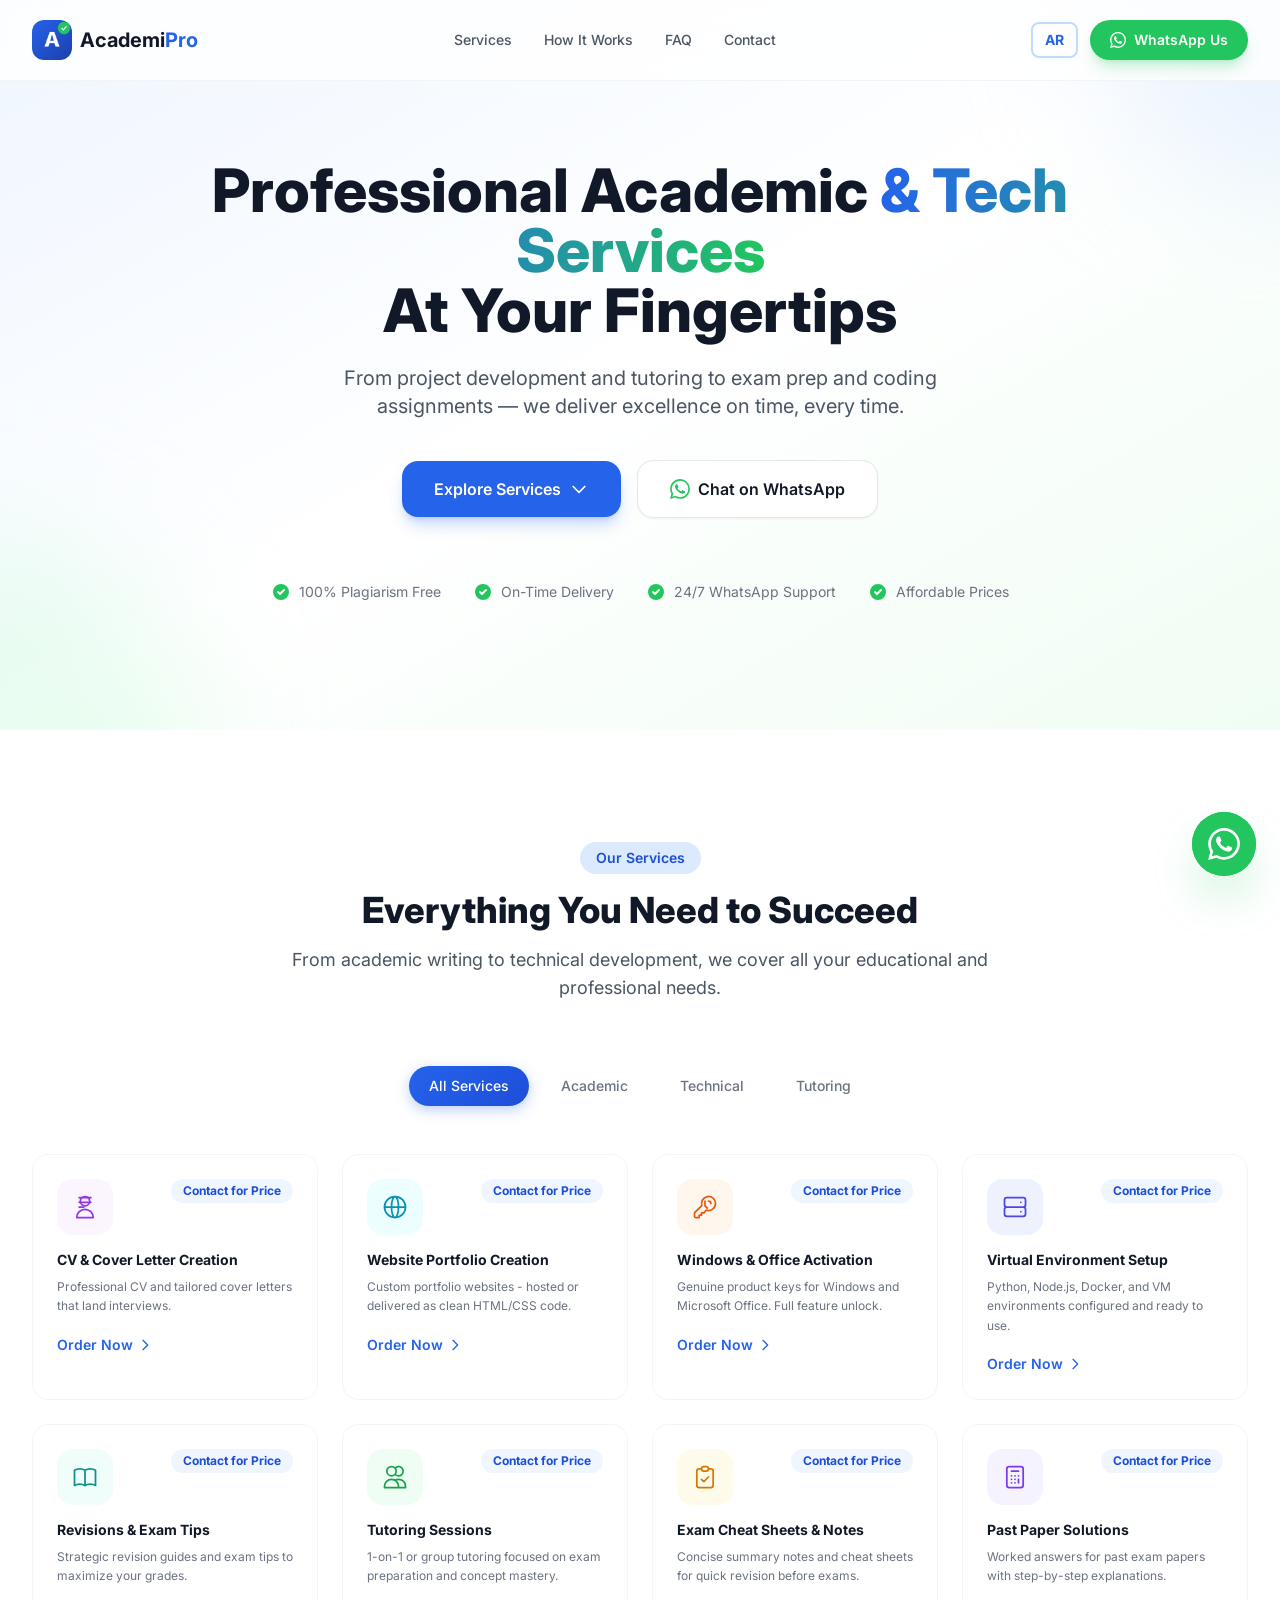
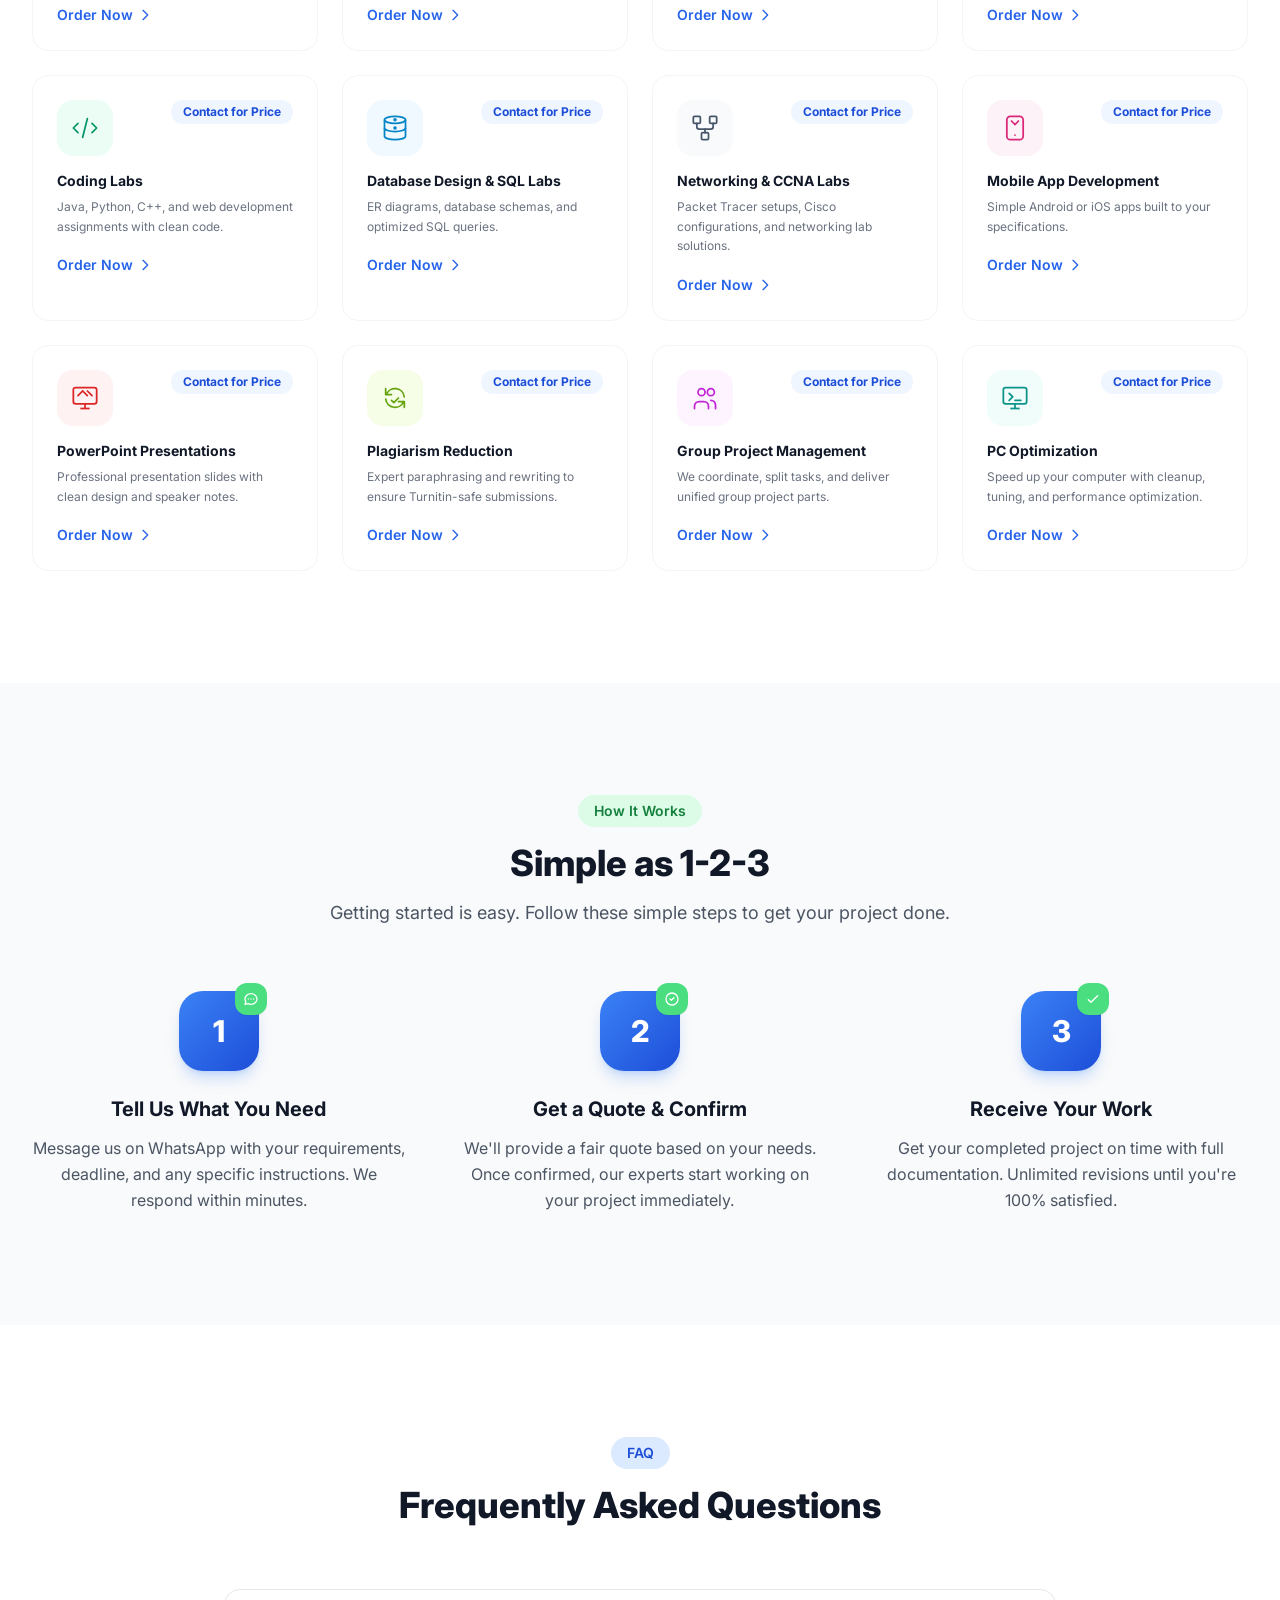
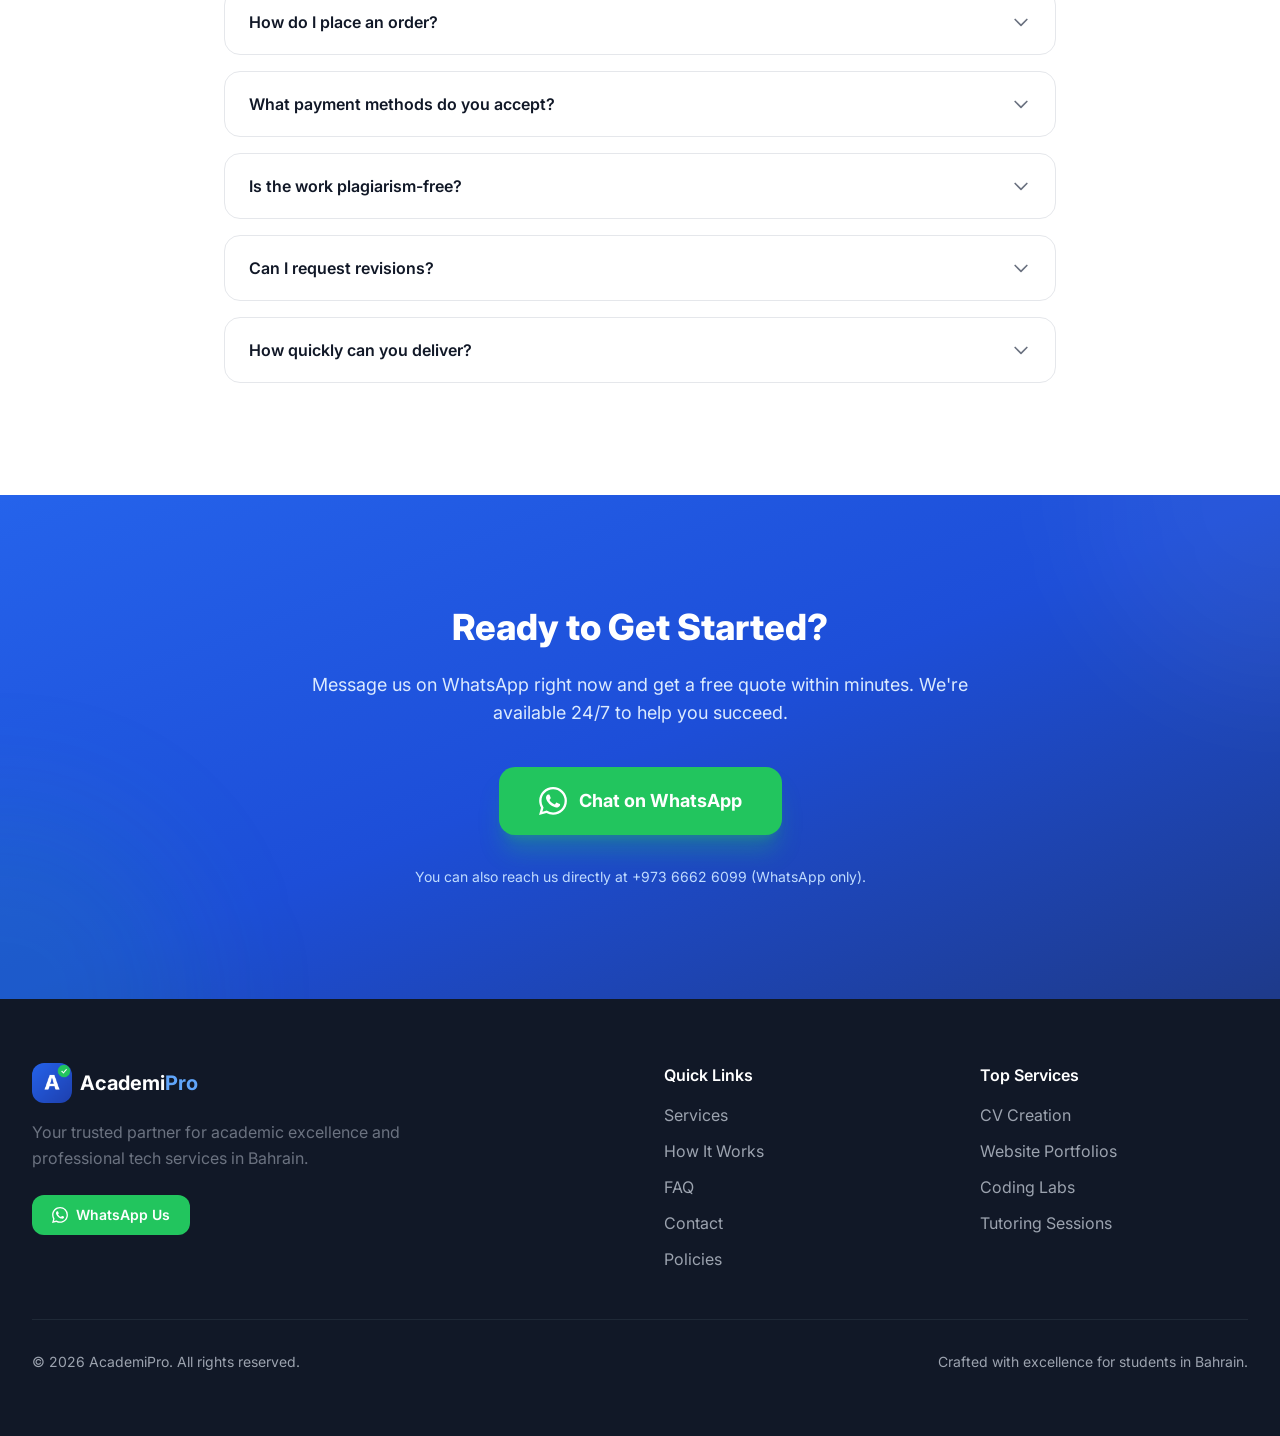
<file: index.html>
<!DOCTYPE html>
<html lang="en" dir="ltr" class="scroll-smooth">
<head>
    <meta charset="UTF-8">
    <meta name="viewport" content="width=device-width, initial-scale=1.0">
    <title>AcademiPro - Professional Academic & Tech Services</title>
    <meta name="description" content="Professional academic writing, coding, tutoring, and tech services.">

    
    <!-- Favicon -->
    <link rel="icon" type="image/png" sizes="32x32" href="assets/favicon-32.png">
    <link rel="icon" type="image/png" sizes="16x16" href="assets/favicon-16.png">
    <link rel="apple-touch-icon" sizes="180x180" href="assets/apple-touch-icon.png">

    <link rel="preconnect" href="https://fonts.googleapis.com">
    <link rel="preconnect" href="https://fonts.gstatic.com" crossorigin>
    <link href="https://fonts.googleapis.com/css2?family=Cairo:wght@400;500;600;700;800&family=Inter:wght@400;500;600;700;800&display=swap" rel="stylesheet">
    <link rel="stylesheet" href="css/tailwind.css">
    <link rel="stylesheet" href="css/style.css">
</head>
<body class="bg-gray-50 font-body text-gray-800 antialiased">

    <!-- Header / Navigation -->
    <header id="header" class="fixed top-0 left-0 right-0 z-50 bg-white/80 backdrop-blur-lg border-b border-gray-100 transition-all duration-300">
        <div class="max-w-7xl mx-auto px-4 sm:px-6 lg:px-8">
            <div class="flex items-center justify-between h-16 md:h-20">
                <a href="#" class="flex items-center space-x-2 shrink-0">
                    <img src="assets/logo-mark.png" alt="AcademiPro logo" class="w-10 h-10 rounded-xl">
                    <span class="text-xl font-bold text-gray-900">Academi<span class="text-primary-600">Pro</span></span>
                </a>

                <nav class="hidden md:flex items-center justify-center flex-1 mx-6 lg:mx-12">
                    <div class="flex items-center space-x-8">
                        <a href="#services" class="text-sm font-medium text-gray-600 hover:text-primary-600 transition-colors" data-i18n="nav_services">Services</a>
                        <a href="#how-it-works" class="text-sm font-medium text-gray-600 hover:text-primary-600 transition-colors" data-i18n="nav_how_it_works">How It Works</a>
                        <a href="#faq" class="text-sm font-medium text-gray-600 hover:text-primary-600 transition-colors" data-i18n="nav_faq">FAQ</a>
                        <a href="#contact" class="text-sm font-medium text-gray-600 hover:text-primary-600 transition-colors" data-i18n="nav_contact">Contact</a>
                    </div>
                </nav>

                <div class="hidden md:flex items-center shrink-0 space-x-3">
                    <button id="lang-toggle" class="px-3 py-1.5 text-sm font-bold text-primary-600 border-2 border-primary-200 rounded-lg hover:bg-primary-50 transition-colors" aria-label="Switch to Arabic">AR</button>
                    <a href="https://wa.me/97366626099" target="_blank" class="inline-flex items-center px-5 py-2.5 bg-accent-500 hover:bg-accent-600 text-white font-semibold text-sm rounded-full transition-all duration-200 shadow-lg shadow-accent-500/25 hover:shadow-accent-500/40 hover:-translate-y-0.5">
                        <svg class="w-4 h-4 mr-2" fill="currentColor" viewBox="0 0 24 24"><path d="M17.472 14.382c-.297-.149-1.758-.867-2.03-.967-.273-.099-.471-.148-.67.15-.197.297-.767.966-.94 1.164-.173.199-.347.223-.644.075-.297-.15-1.255-.463-2.39-1.475-.883-.788-1.48-1.761-1.653-2.059-.173-.297-.018-.458.13-.606.134-.133.298-.347.446-.52.149-.174.198-.298.298-.497.099-.198.05-.371-.025-.52-.075-.149-.669-1.612-.916-2.207-.242-.579-.487-.5-.669-.51-.173-.008-.371-.01-.57-.01-.198 0-.52.074-.792.372-.272.297-1.04 1.016-1.04 2.479 0 1.462 1.065 2.875 1.213 3.074.149.198 2.096 3.2 5.077 4.487.709.306 1.262.489 1.694.625.712.227 1.36.195 1.871.118.571-.085 1.758-.719 2.006-1.413.248-.694.248-1.289.173-1.413-.074-.124-.272-.198-.57-.347m-5.421 7.403h-.004a9.87 9.87 0 01-5.031-1.378l-.361-.214-3.741.982.998-3.648-.235-.374a9.86 9.86 0 01-1.51-5.26c.001-5.45 4.436-9.884 9.888-9.884 2.64 0 5.122 1.03 6.988 2.898a9.825 9.825 0 012.893 6.994c-.003 5.45-4.437 9.884-9.885 9.884m8.413-18.297A11.815 11.815 0 0012.05 0C5.495 0 .16 5.335.157 11.892c0 2.096.547 4.142 1.588 5.945L.057 24l6.305-1.654a11.882 11.882 0 005.683 1.448h.005c6.554 0 11.89-5.335 11.893-11.893a11.821 11.821 0 00-3.48-8.413z"/></svg>
                        <span data-i18n="nav_whatsapp">WhatsApp Us</span>
                    </a>
                </div>

                <button id="mobile-menu-btn" class="md:hidden p-2 rounded-lg hover:bg-gray-100 transition-colors" aria-label="Open menu" aria-expanded="false" aria-controls="mobile-menu">
                    <svg class="w-6 h-6" fill="none" stroke="currentColor" viewBox="0 0 24 24" aria-hidden="true"><path stroke-linecap="round" stroke-linejoin="round" stroke-width="2" d="M4 6h16M4 12h16M4 18h16"/></svg>
                </button>
            </div>
        </div>

        <div id="mobile-menu" class="hidden md:hidden bg-white border-t border-gray-100">
            <div class="px-4 py-4 space-y-3">
                <a href="#services" class="block px-4 py-2 text-sm font-medium text-gray-600 hover:bg-gray-50 rounded-lg" data-i18n="nav_services">Services</a>
                <a href="#how-it-works" class="block px-4 py-2 text-sm font-medium text-gray-600 hover:bg-gray-50 rounded-lg" data-i18n="nav_how_it_works">How It Works</a>
                <a href="#faq" class="block px-4 py-2 text-sm font-medium text-gray-600 hover:bg-gray-50 rounded-lg" data-i18n="nav_faq">FAQ</a>
                <a href="#contact" class="block px-4 py-2 text-sm font-medium text-gray-600 hover:bg-gray-50 rounded-lg" data-i18n="nav_contact">Contact</a>
                <button id="lang-toggle-mobile" class="w-full px-4 py-2 text-sm font-bold text-primary-600 border-2 border-primary-200 rounded-lg hover:bg-primary-50 transition-colors" aria-label="Switch to Arabic">AR</button>
                <a href="https://wa.me/97366626099" target="_blank" class="block px-4 py-3 bg-accent-500 text-white text-center font-semibold rounded-xl" data-i18n="nav_whatsapp">WhatsApp Us</a>
            </div>
        </div>
    </header>

    <!-- Hero Section -->
    <section id="hero" class="relative pt-32 md:pt-40 pb-20 md:pb-32 overflow-hidden">
        <div class="absolute inset-0 bg-gradient-to-br from-primary-50 via-white to-accent-50"></div>
        <div class="absolute top-0 right-0 w-96 h-96 bg-primary-200/30 rounded-full blur-3xl -translate-y-1/2 translate-x-1/2"></div>
        <div class="absolute bottom-0 left-0 w-96 h-96 bg-accent-200/30 rounded-full blur-3xl translate-y-1/2 -translate-x-1/2"></div>

        <div class="relative max-w-7xl mx-auto px-4 sm:px-6 lg:px-8">
            <div class="text-center max-w-4xl mx-auto">
                <h1 class="text-4xl md:text-5xl lg:text-6xl font-extrabold text-gray-900 leading-tight mb-6">
                    <span data-i18n="hero_title_1">Professional Academic</span>
                    <span class="text-transparent bg-clip-text bg-gradient-to-r from-primary-600 to-accent-500" data-i18n="hero_title_2">& Tech Services</span>
                    <br><span data-i18n="hero_title_3">At Your Fingertips</span>
                </h1>

                <p class="text-lg md:text-xl text-gray-600 max-w-2xl mx-auto mb-10 leading-relaxed" data-i18n="hero_subtitle">
                    From project development and tutoring to exam prep and coding assignments — we deliver excellence on time, every time.
                </p>

                <div class="flex flex-col sm:flex-row items-center justify-center gap-4">
                    <a href="#services" class="w-full sm:w-auto inline-flex items-center justify-center px-8 py-4 bg-primary-600 hover:bg-primary-700 text-white font-semibold rounded-2xl transition-all duration-200 shadow-lg shadow-primary-600/25 hover:shadow-primary-600/40 hover:-translate-y-0.5">
                        <span data-i18n="hero_cta_services">Explore Services</span>
                        <svg class="w-5 h-5 ml-2" fill="none" stroke="currentColor" viewBox="0 0 24 24"><path stroke-linecap="round" stroke-linejoin="round" stroke-width="2" d="M19 9l-7 7-7-7"/></svg>
                    </a>
                    <a href="https://wa.me/97366626099" target="_blank" class="w-full sm:w-auto inline-flex items-center justify-center px-8 py-4 bg-white hover:bg-gray-50 text-gray-900 font-semibold rounded-2xl border border-gray-200 transition-all duration-200 shadow-sm hover:shadow-md hover:-translate-y-0.5">
                        <svg class="w-5 h-5 mr-2 text-accent-500" fill="currentColor" viewBox="0 0 24 24"><path d="M17.472 14.382c-.297-.149-1.758-.867-2.03-.967-.273-.099-.471-.148-.67.15-.197.297-.767.966-.94 1.164-.173.199-.347.223-.644.075-.297-.15-1.255-.463-2.39-1.475-.883-.788-1.48-1.761-1.653-2.059-.173-.297-.018-.458.13-.606.134-.133.298-.347.446-.52.149-.174.198-.298.298-.497.099-.198.05-.371-.025-.52-.075-.149-.669-1.612-.916-2.207-.242-.579-.487-.5-.669-.51-.173-.008-.371-.01-.57-.01-.198 0-.52.074-.792.372-.272.297-1.04 1.016-1.04 2.479 0 1.462 1.065 2.875 1.213 3.074.149.198 2.096 3.2 5.077 4.487.709.306 1.262.489 1.694.625.712.227 1.36.195 1.871.118.571-.085 1.758-.719 2.006-1.413.248-.694.248-1.289.173-1.413-.074-.124-.272-.198-.57-.347m-5.421 7.403h-.004a9.87 9.87 0 01-5.031-1.378l-.361-.214-3.741.982.998-3.648-.235-.374a9.86 9.86 0 01-1.51-5.26c.001-5.45 4.436-9.884 9.888-9.884 2.64 0 5.122 1.03 6.988 2.898a9.825 9.825 0 012.893 6.994c-.003 5.45-4.437 9.884-9.885 9.884m8.413-18.297A11.815 11.815 0 0012.05 0C5.495 0 .16 5.335.157 11.892c0 2.096.547 4.142 1.588 5.945L.057 24l6.305-1.654a11.882 11.882 0 005.683 1.448h.005c6.554 0 11.89-5.335 11.893-11.893a11.821 11.821 0 00-3.48-8.413z"/></svg>
                        <span data-i18n="hero_cta_whatsapp">Chat on WhatsApp</span>
                    </a>
                </div>

                <div class="mt-16 flex flex-wrap items-center justify-center gap-8 text-sm text-gray-500">
                    <div class="flex items-center"><svg class="w-5 h-5 text-accent-500 mr-2" fill="currentColor" viewBox="0 0 20 20"><path fill-rule="evenodd" d="M10 18a8 8 0 100-16 8 8 0 000 16zm3.707-9.293a1 1 0 00-1.414-1.414L9 10.586 7.707 9.293a1 1 0 00-1.414 1.414l2 2a1 1 0 001.414 0l4-4z" clip-rule="evenodd"/></svg><span data-i18n="hero_trust_1">100% Plagiarism Free</span></div>
                    <div class="flex items-center"><svg class="w-5 h-5 text-accent-500 mr-2" fill="currentColor" viewBox="0 0 20 20"><path fill-rule="evenodd" d="M10 18a8 8 0 100-16 8 8 0 000 16zm3.707-9.293a1 1 0 00-1.414-1.414L9 10.586 7.707 9.293a1 1 0 00-1.414 1.414l2 2a1 1 0 001.414 0l4-4z" clip-rule="evenodd"/></svg><span data-i18n="hero_trust_2">On-Time Delivery</span></div>
                    <div class="flex items-center"><svg class="w-5 h-5 text-accent-500 mr-2" fill="currentColor" viewBox="0 0 20 20"><path fill-rule="evenodd" d="M10 18a8 8 0 100-16 8 8 0 000 16zm3.707-9.293a1 1 0 00-1.414-1.414L9 10.586 7.707 9.293a1 1 0 00-1.414 1.414l2 2a1 1 0 001.414 0l4-4z" clip-rule="evenodd"/></svg><span data-i18n="hero_trust_3">24/7 WhatsApp Support</span></div>
                    <div class="flex items-center"><svg class="w-5 h-5 text-accent-500 mr-2" fill="currentColor" viewBox="0 0 20 20"><path fill-rule="evenodd" d="M10 18a8 8 0 100-16 8 8 0 000 16zm3.707-9.293a1 1 0 00-1.414-1.414L9 10.586 7.707 9.293a1 1 0 00-1.414 1.414l2 2a1 1 0 001.414 0l4-4z" clip-rule="evenodd"/></svg><span data-i18n="hero_trust_4">Affordable Prices</span></div>
                </div>
            </div>
        </div>
    </section>

    <!-- Services Section -->
    <section id="services" class="py-20 md:py-28 bg-white">
        <div class="max-w-7xl mx-auto px-4 sm:px-6 lg:px-8">
            <div class="text-center max-w-3xl mx-auto mb-16">
                <span class="inline-block px-4 py-1.5 bg-primary-100 text-primary-700 rounded-full text-sm font-semibold mb-4" data-i18n="services_badge">Our Services</span>
                <h2 class="text-3xl md:text-4xl font-extrabold text-gray-900 mb-4" data-i18n="services_title">Everything You Need to Succeed</h2>
                <p class="text-lg text-gray-600" data-i18n="services_subtitle">From academic writing to technical development, we cover all your educational and professional needs.</p>
            </div>

            <div class="flex flex-wrap justify-center gap-3 mb-12">
                <button class="filter-btn active px-5 py-2.5 rounded-full text-sm font-medium transition-all duration-200" data-filter="all" data-i18n="filter_all">All Services</button>
                <button class="filter-btn px-5 py-2.5 rounded-full text-sm font-medium text-gray-500 hover:text-gray-700 hover:bg-gray-100 transition-all duration-200" data-filter="academic" data-i18n="filter_academic">Academic</button>
                <button class="filter-btn px-5 py-2.5 rounded-full text-sm font-medium text-gray-500 hover:text-gray-700 hover:bg-gray-100 transition-all duration-200" data-filter="technical" data-i18n="filter_technical">Technical</button>
                <button class="filter-btn px-5 py-2.5 rounded-full text-sm font-medium text-gray-500 hover:text-gray-700 hover:bg-gray-100 transition-all duration-200" data-filter="tutoring" data-i18n="filter_tutoring">Tutoring</button>
            </div>

            <div id="services-grid" class="grid grid-cols-1 sm:grid-cols-2 lg:grid-cols-3 xl:grid-cols-4 gap-6"></div>
        </div>
    </section>

    <!-- How It Works -->
    <section id="how-it-works" class="py-20 md:py-28 bg-gray-50">
        <div class="max-w-7xl mx-auto px-4 sm:px-6 lg:px-8">
            <div class="text-center max-w-3xl mx-auto mb-16">
                <span class="inline-block px-4 py-1.5 bg-accent-100 text-accent-700 rounded-full text-sm font-semibold mb-4" data-i18n="hiw_badge">How It Works</span>
                <h2 class="text-3xl md:text-4xl font-extrabold text-gray-900 mb-4" data-i18n="hiw_title">Simple as 1-2-3</h2>
                <p class="text-lg text-gray-600" data-i18n="hiw_subtitle">Getting started is easy. Follow these simple steps to get your project done.</p>
            </div>
            <div class="grid grid-cols-1 md:grid-cols-3 gap-8 lg:gap-12">
                <div class="text-center group">
                    <div class="relative inline-flex items-center justify-center w-20 h-20 bg-gradient-to-br from-primary-500 to-primary-700 rounded-3xl mb-6 shadow-lg shadow-primary-500/25 group-hover:shadow-primary-500/40 transition-all duration-300 group-hover:-translate-y-1">
                        <span class="text-3xl font-extrabold text-white">1</span>
                        <div class="absolute -top-2 -right-2 w-8 h-8 bg-accent-400 rounded-xl flex items-center justify-center shadow-sm"><svg class="w-4 h-4 text-white" fill="none" stroke="currentColor" viewBox="0 0 24 24"><path stroke-linecap="round" stroke-linejoin="round" stroke-width="2" d="M8 12h.01M12 12h.01M16 12h.01M21 12c0 4.418-4.03 8-9 8a9.863 9.863 0 01-4.255-.949L3 20l1.395-3.72C3.512 15.042 3 13.574 3 12c0-4.418 4.03-8 9-8s9 3.582 9 8z"/></svg></div>
                    </div>
                    <h3 class="text-xl font-bold text-gray-900 mb-3" data-i18n="hiw_step1_title">Tell Us What You Need</h3>
                    <p class="text-gray-600 leading-relaxed" data-i18n="hiw_step1_desc">Message us on WhatsApp with your requirements, deadline, and any specific instructions. We respond within minutes.</p>
                </div>
                <div class="text-center group">
                    <div class="relative inline-flex items-center justify-center w-20 h-20 bg-gradient-to-br from-primary-500 to-primary-700 rounded-3xl mb-6 shadow-lg shadow-primary-500/25 group-hover:shadow-primary-500/40 transition-all duration-300 group-hover:-translate-y-1">
                        <span class="text-3xl font-extrabold text-white">2</span>
                        <div class="absolute -top-2 -right-2 w-8 h-8 bg-accent-400 rounded-xl flex items-center justify-center shadow-sm"><svg class="w-4 h-4 text-white" fill="none" stroke="currentColor" viewBox="0 0 24 24"><path stroke-linecap="round" stroke-linejoin="round" stroke-width="2" d="M9 12l2 2 4-4m6 2a9 9 0 11-18 0 9 9 0 0118 0z"/></svg></div>
                    </div>
                    <h3 class="text-xl font-bold text-gray-900 mb-3" data-i18n="hiw_step2_title">Get a Quote & Confirm</h3>
                    <p class="text-gray-600 leading-relaxed" data-i18n="hiw_step2_desc">We'll provide a fair quote based on your needs. Once confirmed, our experts start working on your project immediately.</p>
                </div>
                <div class="text-center group">
                    <div class="relative inline-flex items-center justify-center w-20 h-20 bg-gradient-to-br from-primary-500 to-primary-700 rounded-3xl mb-6 shadow-lg shadow-primary-500/25 group-hover:shadow-primary-500/40 transition-all duration-300 group-hover:-translate-y-1">
                        <span class="text-3xl font-extrabold text-white">3</span>
                        <div class="absolute -top-2 -right-2 w-8 h-8 bg-accent-400 rounded-xl flex items-center justify-center shadow-sm"><svg class="w-4 h-4 text-white" fill="none" stroke="currentColor" viewBox="0 0 24 24"><path stroke-linecap="round" stroke-linejoin="round" stroke-width="2" d="M5 13l4 4L19 7"/></svg></div>
                    </div>
                    <h3 class="text-xl font-bold text-gray-900 mb-3" data-i18n="hiw_step3_title">Receive Your Work</h3>
                    <p class="text-gray-600 leading-relaxed" data-i18n="hiw_step3_desc">Get your completed project on time with full documentation. Unlimited revisions until you're 100% satisfied.</p>
                </div>
            </div>
        </div>
    </section>

    <!-- FAQ -->
    <section id="faq" class="py-20 md:py-28 bg-white">
        <div class="max-w-4xl mx-auto px-4 sm:px-6 lg:px-8">
            <div class="text-center mb-16">
                <span class="inline-block px-4 py-1.5 bg-primary-100 text-primary-700 rounded-full text-sm font-semibold mb-4" data-i18n="faq_badge">FAQ</span>
                <h2 class="text-3xl md:text-4xl font-extrabold text-gray-900 mb-4" data-i18n="faq_title">Frequently Asked Questions</h2>
            </div>
            <div class="space-y-4">
                <div class="faq-item border border-gray-200 rounded-2xl overflow-hidden">
                    <button class="faq-toggle w-full flex items-center justify-between px-6 py-5 text-left hover:bg-gray-50 transition-colors">
                        <span class="font-semibold text-gray-900 pr-4" data-i18n="faq_q1">How do I place an order?</span>
                        <svg class="faq-icon w-5 h-5 text-gray-500 flex-shrink-0 transition-transform duration-300" fill="none" stroke="currentColor" viewBox="0 0 24 24"><path stroke-linecap="round" stroke-linejoin="round" stroke-width="2" d="M19 9l-7 7-7-7"/></svg>
                    </button>
                    <div class="faq-content hidden px-6 pb-5"><p class="text-gray-600 leading-relaxed" data-i18n="faq_a1">Simply message us on WhatsApp with your requirements.</p></div>
                </div>
                <div class="faq-item border border-gray-200 rounded-2xl overflow-hidden">
                    <button class="faq-toggle w-full flex items-center justify-between px-6 py-5 text-left hover:bg-gray-50 transition-colors">
                        <span class="font-semibold text-gray-900 pr-4" data-i18n="faq_q2">What payment methods do you accept?</span>
                        <svg class="faq-icon w-5 h-5 text-gray-500 flex-shrink-0 transition-transform duration-300" fill="none" stroke="currentColor" viewBox="0 0 24 24"><path stroke-linecap="round" stroke-linejoin="round" stroke-width="2" d="M19 9l-7 7-7-7"/></svg>
                    </button>
                    <div class="faq-content hidden px-6 pb-5"><p class="text-gray-600 leading-relaxed" data-i18n="faq_a2">We accept bank transfer (IBAN).</p></div>
                </div>
                <div class="faq-item border border-gray-200 rounded-2xl overflow-hidden">
                    <button class="faq-toggle w-full flex items-center justify-between px-6 py-5 text-left hover:bg-gray-50 transition-colors">
                        <span class="font-semibold text-gray-900 pr-4" data-i18n="faq_q3">Is the work plagiarism-free?</span>
                        <svg class="faq-icon w-5 h-5 text-gray-500 flex-shrink-0 transition-transform duration-300" fill="none" stroke="currentColor" viewBox="0 0 24 24"><path stroke-linecap="round" stroke-linejoin="round" stroke-width="2" d="M19 9l-7 7-7-7"/></svg>
                    </button>
                    <div class="faq-content hidden px-6 pb-5"><p class="text-gray-600 leading-relaxed" data-i18n="faq_a3">Absolutely. All work is written from scratch.</p></div>
                </div>
                <div class="faq-item border border-gray-200 rounded-2xl overflow-hidden">
                    <button class="faq-toggle w-full flex items-center justify-between px-6 py-5 text-left hover:bg-gray-50 transition-colors">
                        <span class="font-semibold text-gray-900 pr-4" data-i18n="faq_q4">Can I request revisions?</span>
                        <svg class="faq-icon w-5 h-5 text-gray-500 flex-shrink-0 transition-transform duration-300" fill="none" stroke="currentColor" viewBox="0 0 24 24"><path stroke-linecap="round" stroke-linejoin="round" stroke-width="2" d="M19 9l-7 7-7-7"/></svg>
                    </button>
                    <div class="faq-content hidden px-6 pb-5"><p class="text-gray-600 leading-relaxed" data-i18n="faq_a4">Yes! We offer free revisions.</p></div>
                </div>
                <div class="faq-item border border-gray-200 rounded-2xl overflow-hidden">
                    <button class="faq-toggle w-full flex items-center justify-between px-6 py-5 text-left hover:bg-gray-50 transition-colors">
                        <span class="font-semibold text-gray-900 pr-4" data-i18n="faq_q5">How quickly can you deliver?</span>
                        <svg class="faq-icon w-5 h-5 text-gray-500 flex-shrink-0 transition-transform duration-300" fill="none" stroke="currentColor" viewBox="0 0 24 24"><path stroke-linecap="round" stroke-linejoin="round" stroke-width="2" d="M19 9l-7 7-7-7"/></svg>
                    </button>
                    <div class="faq-content hidden px-6 pb-5"><p class="text-gray-600 leading-relaxed" data-i18n="faq_a5">We can handle rush orders as quick as 24 hours.</p></div>
                </div>
            </div>
        </div>
    </section>

    <!-- Contact -->
    <section id="contact" class="py-20 md:py-28 bg-gradient-to-br from-primary-600 via-primary-700 to-primary-900 relative overflow-hidden">
        <div class="absolute inset-0">
            <div class="absolute top-0 right-0 w-96 h-96 bg-white/5 rounded-full blur-3xl -translate-y-1/2 translate-x-1/2"></div>
            <div class="absolute bottom-0 left-0 w-96 h-96 bg-accent-500/10 rounded-full blur-3xl translate-y-1/2 -translate-x-1/2"></div>
        </div>
        <div class="relative max-w-4xl mx-auto px-4 sm:px-6 lg:px-8 text-center">
            <h2 class="text-3xl md:text-4xl font-extrabold text-white mb-6" data-i18n="contact_title">Ready to Get Started?</h2>
            <p class="text-lg text-primary-100 mb-10 max-w-2xl mx-auto" data-i18n="contact_subtitle">Message us on WhatsApp right now and get a free quote within minutes.</p>
            <a href="https://wa.me/97366626099" target="_blank" class="inline-flex items-center px-10 py-5 bg-accent-500 hover:bg-accent-600 text-white font-bold text-lg rounded-2xl transition-all duration-200 shadow-xl shadow-accent-500/30 hover:shadow-accent-500/50 hover:-translate-y-1">
                <svg class="w-7 h-7 mr-3" fill="currentColor" viewBox="0 0 24 24"><path d="M17.472 14.382c-.297-.149-1.758-.867-2.03-.967-.273-.099-.471-.148-.67.15-.197.297-.767.966-.94 1.164-.173.199-.347.223-.644.075-.297-.15-1.255-.463-2.39-1.475-.883-.788-1.48-1.761-1.653-2.059-.173-.297-.018-.458.13-.606.134-.133.298-.347.446-.52.149-.174.198-.298.298-.497.099-.198.05-.371-.025-.52-.075-.149-.669-1.612-.916-2.207-.242-.579-.487-.5-.669-.51-.173-.008-.371-.01-.57-.01-.198 0-.52.074-.792.372-.272.297-1.04 1.016-1.04 2.479 0 1.462 1.065 2.875 1.213 3.074.149.198 2.096 3.2 5.077 4.487.709.306 1.262.489 1.694.625.712.227 1.36.195 1.871.118.571-.085 1.758-.719 2.006-1.413.248-.694.248-1.289.173-1.413-.074-.124-.272-.198-.57-.347m-5.421 7.403h-.004a9.87 9.87 0 01-5.031-1.378l-.361-.214-3.741.982.998-3.648-.235-.374a9.86 9.86 0 01-1.51-5.26c.001-5.45 4.436-9.884 9.888-9.884 2.64 0 5.122 1.03 6.988 2.898a9.825 9.825 0 012.893 6.994c-.003 5.45-4.437 9.884-9.885 9.884m8.413-18.297A11.815 11.815 0 0012.05 0C5.495 0 .16 5.335.157 11.892c0 2.096.547 4.142 1.588 5.945L.057 24l6.305-1.654a11.882 11.882 0 005.683 1.448h.005c6.554 0 11.89-5.335 11.893-11.893a11.821 11.821 0 00-3.48-8.413z"/></svg>
                <span data-i18n="contact_cta">Chat on WhatsApp</span>
            </a>
            <p class="mt-8 text-sm text-primary-200" data-i18n="contact_note">You can also reach us directly at +973 6662 6099 (WhatsApp only).</p>
        </div>
    </section>

    <!-- Footer -->
    <footer class="bg-gray-900 text-gray-400 py-16">
        <div class="max-w-7xl mx-auto px-4 sm:px-6 lg:px-8">
            <div class="grid grid-cols-1 md:grid-cols-4 gap-12 mb-12">
                <div class="md:col-span-2">
                    <a href="#" class="flex items-center space-x-2 mb-4">
                        <div class="w-10 h-10"><img src="assets/logo-mark.png" alt="AcademiPro logo" class="w-10 h-10 rounded-xl"></div>
                        <span class="text-xl font-bold text-white">Academi<span class="text-primary-400">Pro</span></span>
                    </a>
                    <p class="text-gray-500 leading-relaxed max-w-sm mb-6" data-i18n="footer_desc">Your trusted partner for academic excellence.</p>
                    <a href="https://wa.me/97366626099" target="_blank" class="inline-flex items-center px-5 py-2.5 bg-accent-500 hover:bg-accent-600 text-white font-semibold text-sm rounded-xl transition-all duration-200">
                        <svg class="w-4 h-4 mr-2" fill="currentColor" viewBox="0 0 24 24"><path d="M17.472 14.382c-.297-.149-1.758-.867-2.03-.967-.273-.099-.471-.148-.67.15-.197.297-.767.966-.94 1.164-.173.199-.347.223-.644.075-.297-.15-1.255-.463-2.39-1.475-.883-.788-1.48-1.761-1.653-2.059-.173-.297-.018-.458.13-.606.134-.133.298-.347.446-.52.149-.174.198-.298.298-.497.099-.198.05-.371-.025-.52-.075-.149-.669-1.612-.916-2.207-.242-.579-.487-.5-.669-.51-.173-.008-.371-.01-.57-.01-.198 0-.52.074-.792.372-.272.297-1.04 1.016-1.04 2.479 0 1.462 1.065 2.875 1.213 3.074.149.198 2.096 3.2 5.077 4.487.709.306 1.262.489 1.694.625.712.227 1.36.195 1.871.118.571-.085 1.758-.719 2.006-1.413.248-.694.248-1.289.173-1.413-.074-.124-.272-.198-.57-.347m-5.421 7.403h-.004a9.87 9.87 0 01-5.031-1.378l-.361-.214-3.741.982.998-3.648-.235-.374a9.86 9.86 0 01-1.51-5.26c.001-5.45 4.436-9.884 9.888-9.884 2.64 0 5.122 1.03 6.988 2.898a9.825 9.825 0 012.893 6.994c-.003 5.45-4.437 9.884-9.885 9.884m8.413-18.297A11.815 11.815 0 0012.05 0C5.495 0 .16 5.335.157 11.892c0 2.096.547 4.142 1.588 5.945L.057 24l6.305-1.654a11.882 11.882 0 005.683 1.448h.005c6.554 0 11.89-5.335 11.893-11.893a11.821 11.821 0 00-3.48-8.413z"/></svg>
                        <span data-i18n="nav_whatsapp">WhatsApp Us</span>
                    </a>
                </div>
                <div>
                    <h4 class="text-white font-semibold mb-4" data-i18n="footer_links">Quick Links</h4>
                    <ul class="space-y-3">
                        <li><a href="#services" class="hover:text-white transition-colors" data-i18n="nav_services">Services</a></li>
                        <li><a href="#how-it-works" class="hover:text-white transition-colors" data-i18n="nav_how_it_works">How It Works</a></li>
                        <li><a href="#faq" class="hover:text-white transition-colors" data-i18n="nav_faq">FAQ</a></li>
                        <li><a href="#contact" class="hover:text-white transition-colors" data-i18n="nav_contact">Contact</a></li>
                        <li><a href="policies.html" class="hover:text-white transition-colors" data-i18n="nav_policies">Policies</a></li>
                    </ul>
                </div>
                <div>
                    <h4 class="text-white font-semibold mb-4" data-i18n="footer_services_title">Top Services</h4>
                    <ul class="space-y-3">
                        <li><a href="#services" class="hover:text-white transition-colors" data-i18n="footer_svc_1">CV Creation</a></li>
                        <li><a href="#services" class="hover:text-white transition-colors" data-i18n="footer_svc_2">Website Portfolios</a></li>
                        <li><a href="#services" class="hover:text-white transition-colors" data-i18n="footer_svc_3">Coding Labs</a></li>
                        <li><a href="#services" class="hover:text-white transition-colors" data-i18n="footer_svc_4">Tutoring Sessions</a></li>
                    </ul>
                </div>
            </div>
            <div class="border-t border-gray-800 pt-8 flex flex-col md:flex-row items-center justify-between text-sm">
                <p data-i18n="footer_copyright">&copy; 2026 AcademiPro. All rights reserved.</p>
                <p class="mt-4 md:mt-0" data-i18n="footer_tagline">Crafted with excellence for students in Bahrain.</p>
            </div>
        </div>
    </footer>

    <!-- WhatsApp Float -->
    <a href="https://wa.me/97366626099" target="_blank" id="whatsapp-float" aria-label="Chat with us on WhatsApp" class="fixed bottom-6 right-6 z-50 w-16 h-16 bg-accent-500 hover:bg-accent-600 rounded-full flex items-center justify-center shadow-2xl shadow-accent-500/40 hover:shadow-accent-500/60 transition-all duration-300 hover:-translate-y-1 group">
        <svg class="w-8 h-8 text-white" fill="currentColor" viewBox="0 0 24 24" aria-hidden="true"><path d="M17.472 14.382c-.297-.149-1.758-.867-2.03-.967-.273-.099-.471-.148-.67.15-.197.297-.767.966-.94 1.164-.173.199-.347.223-.644.075-.297-.15-1.255-.463-2.39-1.475-.883-.788-1.48-1.761-1.653-2.059-.173-.297-.018-.458.13-.606.134-.133.298-.347.446-.52.149-.174.198-.298.298-.497.099-.198.05-.371-.025-.52-.075-.149-.669-1.612-.916-2.207-.242-.579-.487-.5-.669-.51-.173-.008-.371-.01-.57-.01-.198 0-.52.074-.792.372-.272.297-1.04 1.016-1.04 2.479 0 1.462 1.065 2.875 1.213 3.074.149.198 2.096 3.2 5.077 4.487.709.306 1.262.489 1.694.625.712.227 1.36.195 1.871.118.571-.085 1.758-.719 2.006-1.413.248-.694.248-1.289.173-1.413-.074-.124-.272-.198-.57-.347m-5.421 7.403h-.004a9.87 9.87 0 01-5.031-1.378l-.361-.214-3.741.982.998-3.648-.235-.374a9.86 9.86 0 01-1.51-5.26c.001-5.45 4.436-9.884 9.888-9.884 2.64 0 5.122 1.03 6.988 2.898a9.825 9.825 0 012.893 6.994c-.003 5.45-4.437 9.884-9.885 9.884m8.413-18.297A11.815 11.815 0 0012.05 0C5.495 0 .16 5.335.157 11.892c0 2.096.547 4.142 1.588 5.945L.057 24l6.305-1.654a11.882 11.882 0 005.683 1.448h.005c6.554 0 11.89-5.335 11.893-11.893a11.821 11.821 0 00-3.48-8.413z"/></svg>
        <span class="absolute right-full mr-3 bg-gray-900 text-white text-sm font-semibold px-4 py-2 rounded-xl opacity-0 group-hover:opacity-100 transition-opacity duration-200 whitespace-nowrap pointer-events-none" data-i18n="whatsapp_tooltip">Chat with us!</span>
    </a>

    <script src="js/translations.js"></script>
    <script src="js/main.js"></script>
</body>
</html>
</file>
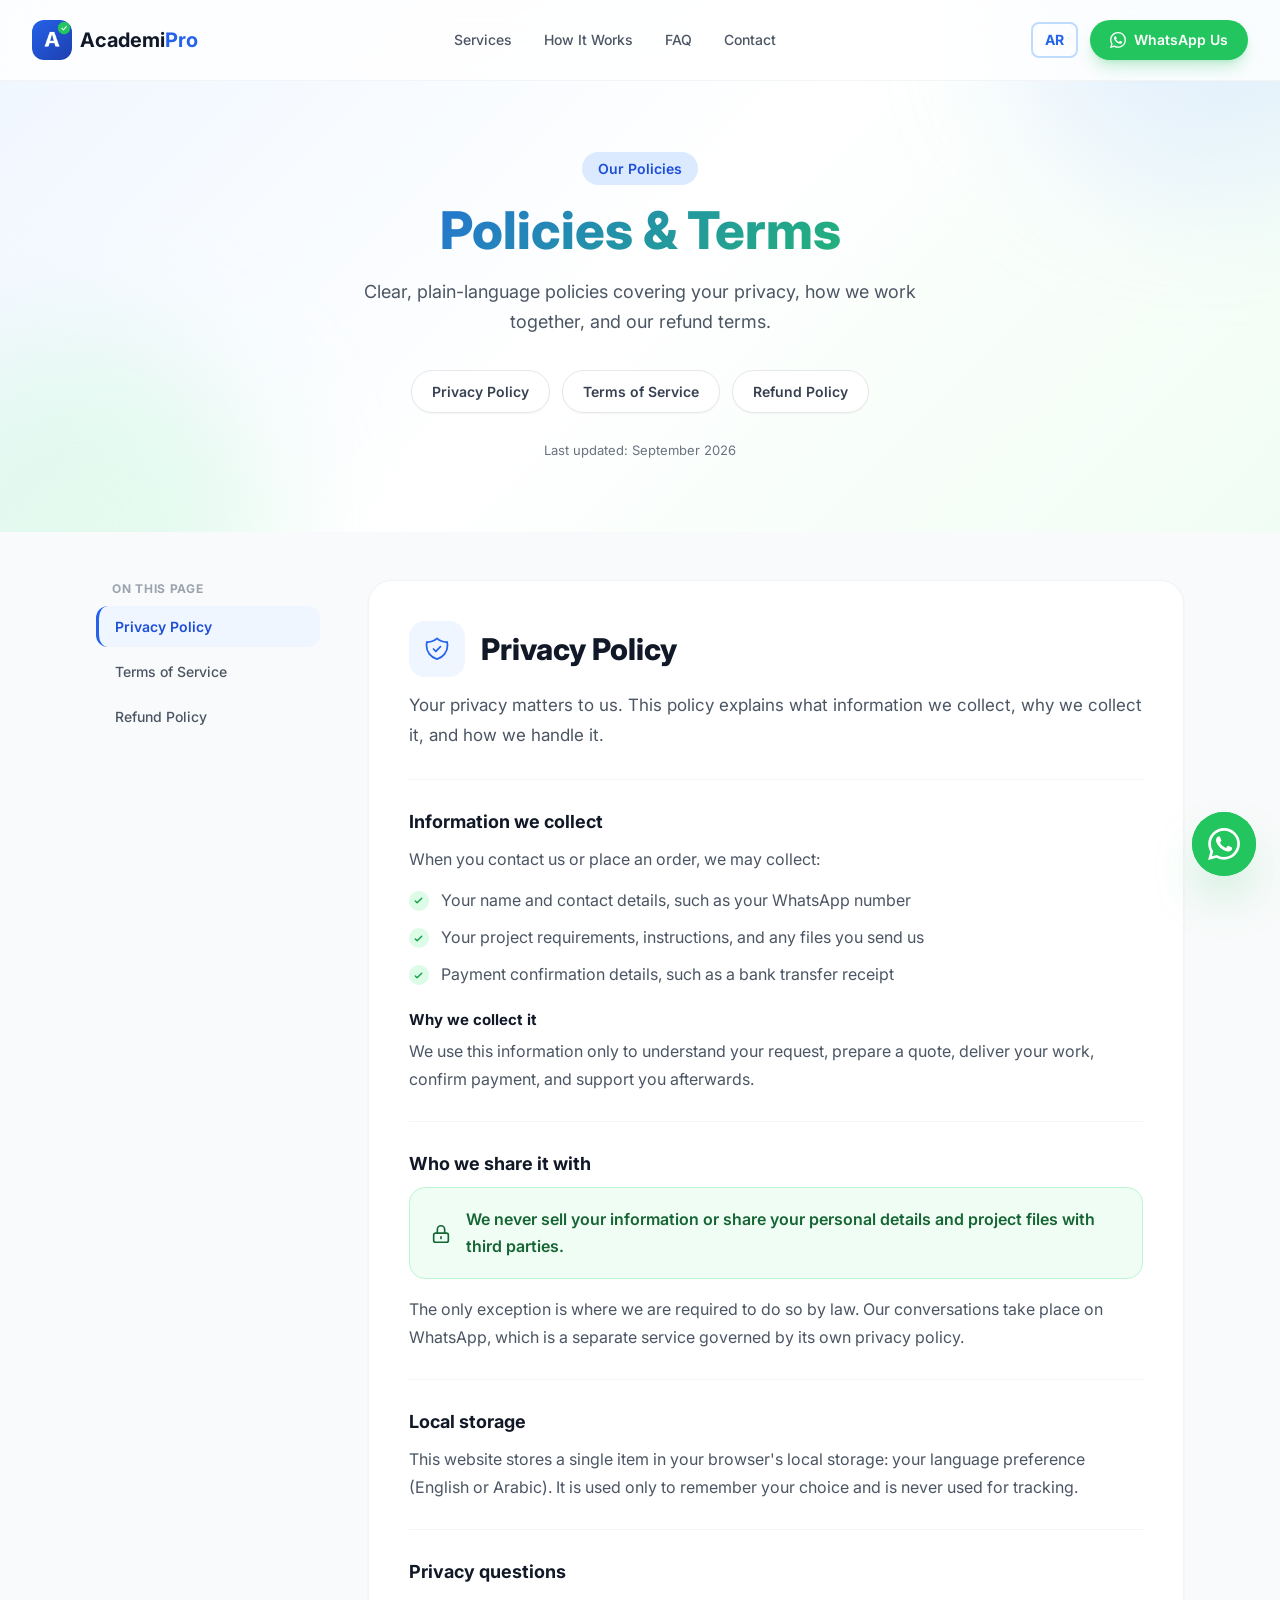
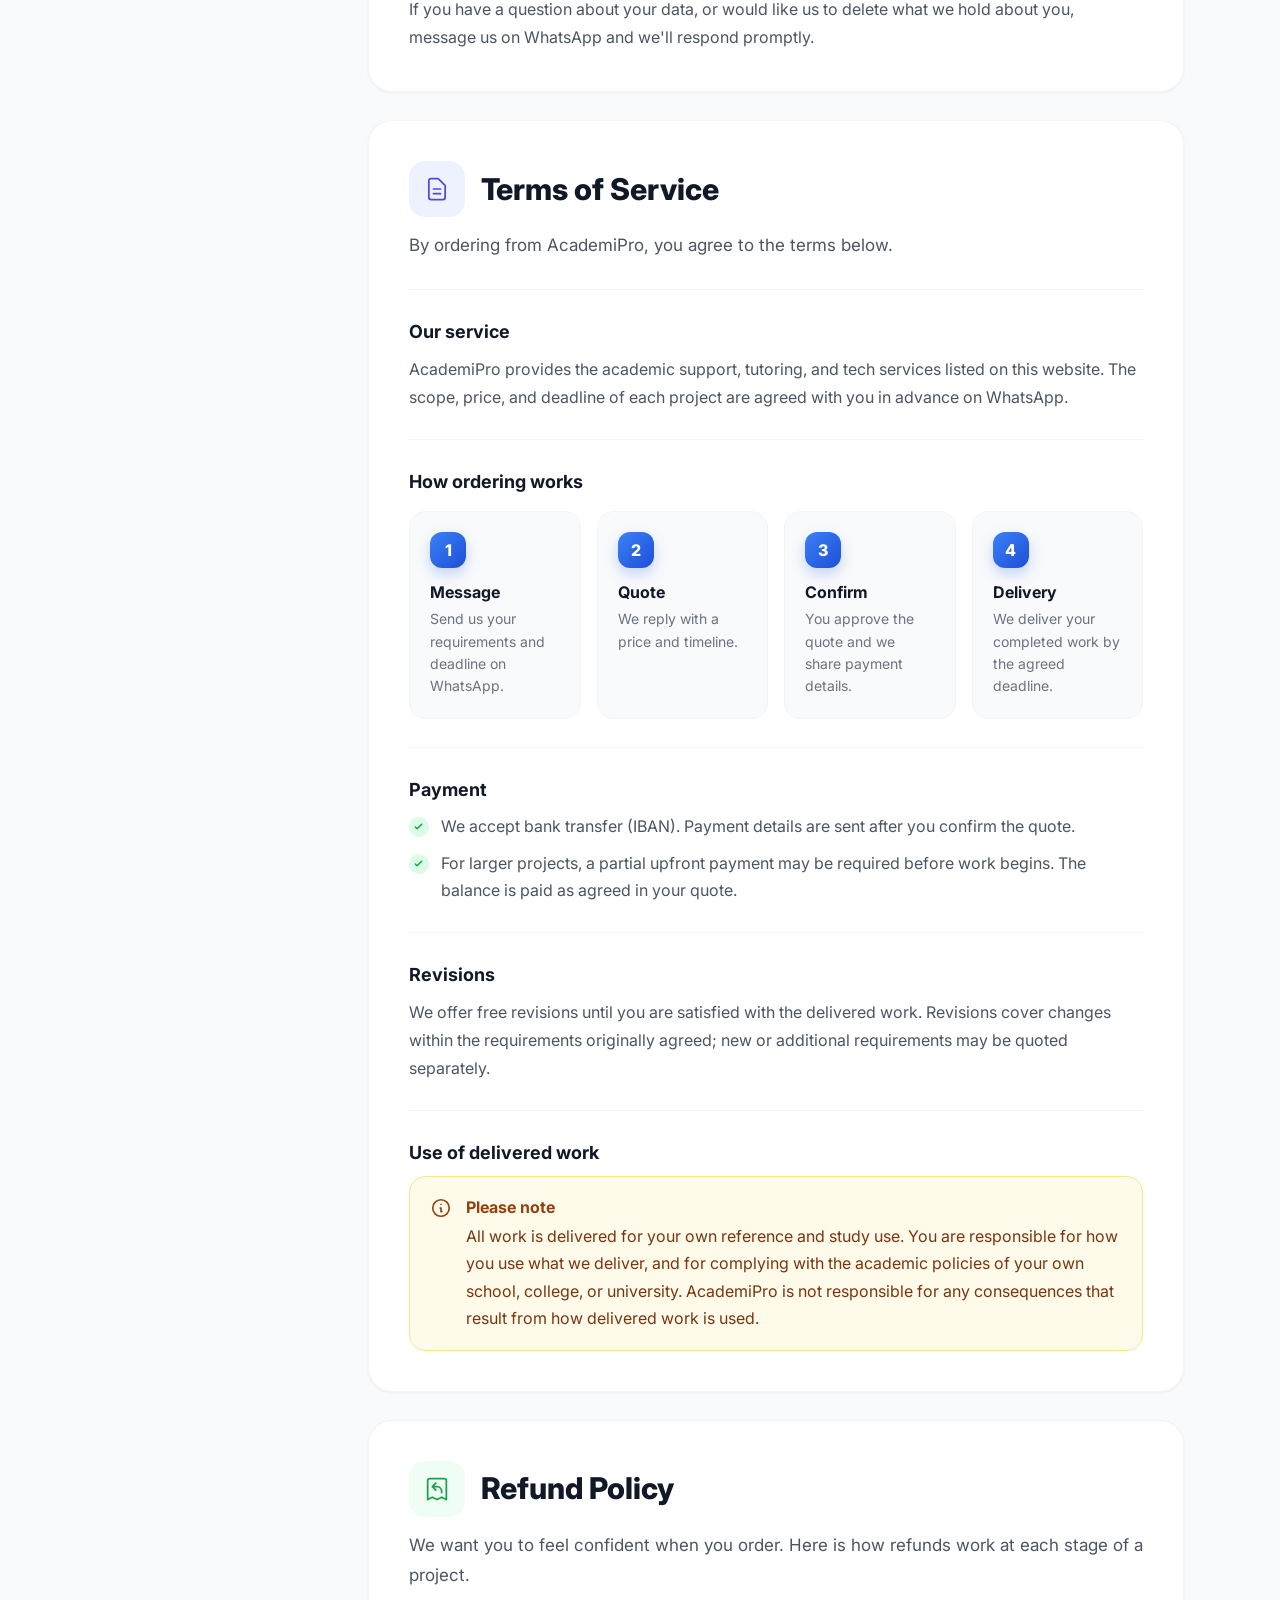
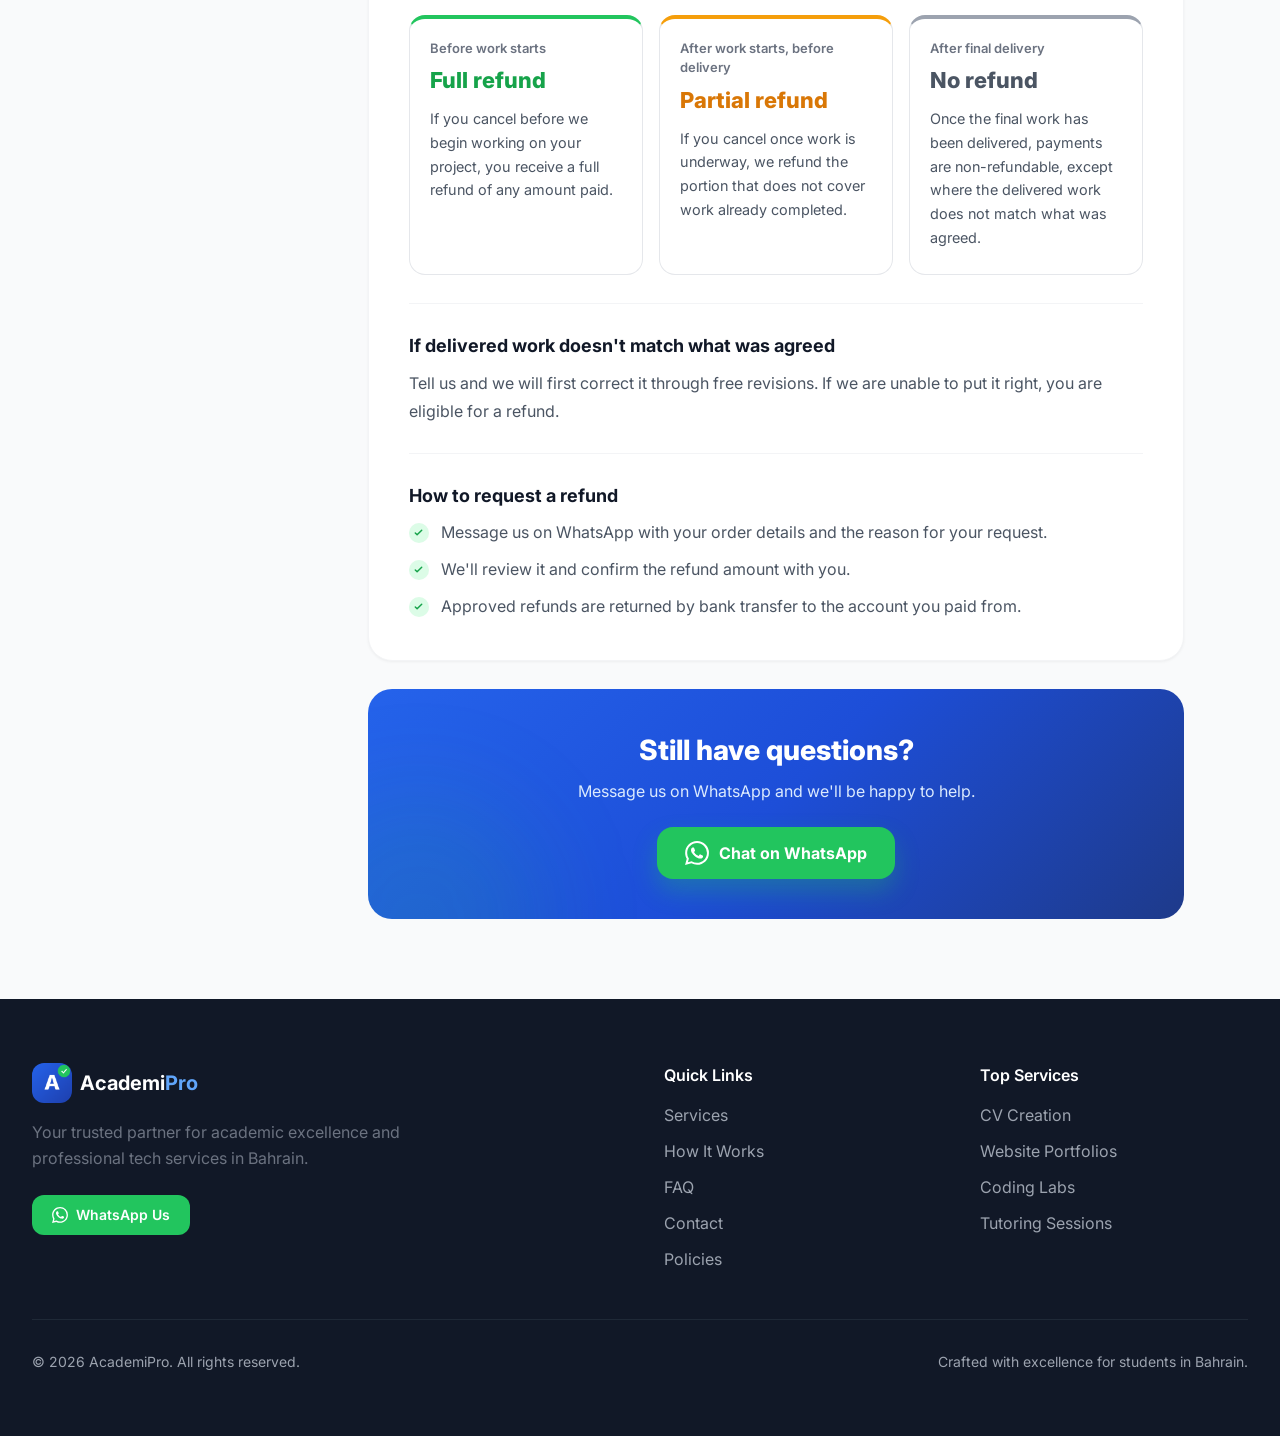
<file: policies.html>
<!DOCTYPE html>
<html lang="en" dir="ltr" class="scroll-smooth">
<head>
    <meta charset="UTF-8">
    <meta name="viewport" content="width=device-width, initial-scale=1.0">
    <title>Policies - AcademiPro</title>
    <meta name="description" content="AcademiPro privacy policy, terms of service, and refund policy.">

    <!-- Favicon -->
    <link rel="icon" type="image/png" sizes="32x32" href="assets/favicon-32.png">
    <link rel="icon" type="image/png" sizes="16x16" href="assets/favicon-16.png">
    <link rel="apple-touch-icon" sizes="180x180" href="assets/apple-touch-icon.png">

    <link rel="preconnect" href="https://fonts.googleapis.com">
    <link rel="preconnect" href="https://fonts.gstatic.com" crossorigin>
    <link href="https://fonts.googleapis.com/css2?family=Cairo:wght@400;500;600;700;800&family=Inter:wght@400;500;600;700;800&display=swap" rel="stylesheet">
    <link rel="stylesheet" href="css/tailwind.css">
    <link rel="stylesheet" href="css/style.css">
    <link rel="stylesheet" href="css/policies.css">
</head>
<body class="bg-gray-50 font-body text-gray-800 antialiased">

    <!-- Header / Navigation -->
    <header id="header" class="fixed top-0 left-0 right-0 z-50 bg-white/80 backdrop-blur-lg border-b border-gray-100 transition-all duration-300">
        <div class="max-w-7xl mx-auto px-4 sm:px-6 lg:px-8">
            <div class="flex items-center justify-between h-16 md:h-20">
                <a href="index.html" class="flex items-center space-x-2 shrink-0">
                    <img src="assets/logo-mark.png" alt="AcademiPro logo" class="w-10 h-10 rounded-xl">
                    <span class="text-xl font-bold text-gray-900">Academi<span class="text-primary-600">Pro</span></span>
                </a>

                <nav class="hidden md:flex items-center justify-center flex-1 mx-6 lg:mx-12">
                    <div class="flex items-center space-x-8">
                        <a href="index.html#services" class="text-sm font-medium text-gray-600 hover:text-primary-600 transition-colors" data-i18n="nav_services">Services</a>
                        <a href="index.html#how-it-works" class="text-sm font-medium text-gray-600 hover:text-primary-600 transition-colors" data-i18n="nav_how_it_works">How It Works</a>
                        <a href="index.html#faq" class="text-sm font-medium text-gray-600 hover:text-primary-600 transition-colors" data-i18n="nav_faq">FAQ</a>
                        <a href="index.html#contact" class="text-sm font-medium text-gray-600 hover:text-primary-600 transition-colors" data-i18n="nav_contact">Contact</a>
                    </div>
                </nav>

                <div class="hidden md:flex items-center shrink-0 space-x-3">
                    <button id="lang-toggle" class="px-3 py-1.5 text-sm font-bold text-primary-600 border-2 border-primary-200 rounded-lg hover:bg-primary-50 transition-colors" aria-label="Switch to Arabic">AR</button>
                    <a href="https://wa.me/97366626099" target="_blank" class="inline-flex items-center px-5 py-2.5 bg-accent-500 hover:bg-accent-600 text-white font-semibold text-sm rounded-full transition-all duration-200 shadow-lg shadow-accent-500/25 hover:shadow-accent-500/40 hover:-translate-y-0.5">
                        <svg class="w-4 h-4 mr-2" fill="currentColor" viewBox="0 0 24 24"><path d="M17.472 14.382c-.297-.149-1.758-.867-2.03-.967-.273-.099-.471-.148-.67.15-.197.297-.767.966-.94 1.164-.173.199-.347.223-.644.075-.297-.15-1.255-.463-2.39-1.475-.883-.788-1.48-1.761-1.653-2.059-.173-.297-.018-.458.13-.606.134-.133.298-.347.446-.52.149-.174.198-.298.298-.497.099-.198.05-.371-.025-.52-.075-.149-.669-1.612-.916-2.207-.242-.579-.487-.5-.669-.51-.173-.008-.371-.01-.57-.01-.198 0-.52.074-.792.372-.272.297-1.04 1.016-1.04 2.479 0 1.462 1.065 2.875 1.213 3.074.149.198 2.096 3.2 5.077 4.487.709.306 1.262.489 1.694.625.712.227 1.36.195 1.871.118.571-.085 1.758-.719 2.006-1.413.248-.694.248-1.289.173-1.413-.074-.124-.272-.198-.57-.347m-5.421 7.403h-.004a9.87 9.87 0 01-5.031-1.378l-.361-.214-3.741.982.998-3.648-.235-.374a9.86 9.86 0 01-1.51-5.26c.001-5.45 4.436-9.884 9.888-9.884 2.64 0 5.122 1.03 6.988 2.898a9.825 9.825 0 012.893 6.994c-.003 5.45-4.437 9.884-9.885 9.884m8.413-18.297A11.815 11.815 0 0012.05 0C5.495 0 .16 5.335.157 11.892c0 2.096.547 4.142 1.588 5.945L.057 24l6.305-1.654a11.882 11.882 0 005.683 1.448h.005c6.554 0 11.89-5.335 11.893-11.893a11.821 11.821 0 00-3.48-8.413z"/></svg>
                        <span data-i18n="nav_whatsapp">WhatsApp Us</span>
                    </a>
                </div>

                <button id="mobile-menu-btn" class="md:hidden p-2 rounded-lg hover:bg-gray-100 transition-colors" aria-label="Open menu" aria-expanded="false" aria-controls="mobile-menu">
                    <svg class="w-6 h-6" fill="none" stroke="currentColor" viewBox="0 0 24 24" aria-hidden="true"><path stroke-linecap="round" stroke-linejoin="round" stroke-width="2" d="M4 6h16M4 12h16M4 18h16"/></svg>
                </button>
            </div>
        </div>

        <div id="mobile-menu" class="hidden md:hidden bg-white border-t border-gray-100">
            <div class="px-4 py-4 space-y-3">
                <a href="index.html#services" class="block px-4 py-2 text-sm font-medium text-gray-600 hover:bg-gray-50 rounded-lg" data-i18n="nav_services">Services</a>
                <a href="index.html#how-it-works" class="block px-4 py-2 text-sm font-medium text-gray-600 hover:bg-gray-50 rounded-lg" data-i18n="nav_how_it_works">How It Works</a>
                <a href="index.html#faq" class="block px-4 py-2 text-sm font-medium text-gray-600 hover:bg-gray-50 rounded-lg" data-i18n="nav_faq">FAQ</a>
                <a href="index.html#contact" class="block px-4 py-2 text-sm font-medium text-gray-600 hover:bg-gray-50 rounded-lg" data-i18n="nav_contact">Contact</a>
                <button id="lang-toggle-mobile" class="w-full px-4 py-2 text-sm font-bold text-primary-600 border-2 border-primary-200 rounded-lg hover:bg-primary-50 transition-colors" aria-label="Switch to Arabic">AR</button>
                <a href="https://wa.me/97366626099" target="_blank" class="block px-4 py-3 bg-accent-500 text-white text-center font-semibold rounded-xl" data-i18n="nav_whatsapp">WhatsApp Us</a>
            </div>
        </div>
    </header>


    <!-- Page hero -->
    <section class="pol-hero">
        <div class="pol-wrap pol-hero-inner">
            <span class="pol-badge" data-i18n="pol_badge">Our Policies</span>
            <h1 class="pol-title gradient-text" data-i18n="pol_title">Policies &amp; Terms</h1>
            <p class="pol-subtitle" data-i18n="pol_subtitle">Clear, plain-language policies covering your privacy, how we work together, and our refund terms.</p>
            <div class="pol-pills">
                <a href="#privacy" class="pol-pill" data-i18n="pol_nav_privacy">Privacy Policy</a>
                <a href="#terms" class="pol-pill" data-i18n="pol_nav_terms">Terms of Service</a>
                <a href="#refunds" class="pol-pill" data-i18n="pol_nav_refunds">Refund Policy</a>
            </div>
            <p class="pol-updated" data-i18n="pol_updated">Last updated: September 2026</p>
        </div>
    </section>

    <!-- Policies -->
    <main class="pol-main">
        <div class="pol-wrap pol-layout">

            <aside class="pol-toc" aria-label="Policies">
                <p class="pol-toc-title" data-i18n="pol_on_page">On this page</p>
                <a href="#privacy" data-spy="privacy" data-i18n="pol_nav_privacy">Privacy Policy</a>
                <a href="#terms" data-spy="terms" data-i18n="pol_nav_terms">Terms of Service</a>
                <a href="#refunds" data-spy="refunds" data-i18n="pol_nav_refunds">Refund Policy</a>
            </aside>

            <div class="pol-content">

                <!-- PRIVACY -->
                <section id="privacy" class="pol-card" data-pol-section>
                    <div class="pol-card-head">
                        <div class="pol-icon pol-icon--blue"><svg class="w-7 h-7" width="28" height="28" fill="none" stroke="currentColor" viewBox="0 0 24 24" aria-hidden="true"><path stroke-linecap="round" stroke-linejoin="round" stroke-width="1.5" d="M9 12l2 2 4-4m5.618-4.016A11.955 11.955 0 0112 2.944a11.955 11.955 0 01-8.618 3.04A12.02 12.02 0 003 9c0 5.591 3.824 10.29 9 11.622 5.176-1.332 9-6.03 9-11.622 0-1.042-.133-2.052-.382-3.016z"/></svg></div>
                        <h2 class="pol-h2" data-i18n="pol_privacy_title">Privacy Policy</h2>
                    </div>
                    <p class="pol-lead" data-i18n="pol_privacy_intro">Your privacy matters to us. This policy explains what information we collect, why we collect it, and how we handle it.</p>

                    <div class="pol-sub">
                        <h3 class="pol-h3" data-i18n="pol_p1_title">Information we collect</h3>
                        <p class="pol-p" data-i18n="pol_p1_intro">When you contact us or place an order, we may collect:</p>
                        <ul class="pol-list">
                            <li><span data-i18n="pol_p1_li1">Your name and contact details, such as your WhatsApp number</span></li>
                            <li><span data-i18n="pol_p1_li2">Your project requirements, instructions, and any files you send us</span></li>
                            <li><span data-i18n="pol_p1_li3">Payment confirmation details, such as a bank transfer receipt</span></li>
                        </ul>
                        <h4 class="pol-h4" data-i18n="pol_p1_why_title">Why we collect it</h4>
                        <p class="pol-p" data-i18n="pol_p1_why">We use this information only to understand your request, prepare a quote, deliver your work, confirm payment, and support you afterwards.</p>
                    </div>

                    <div class="pol-sub">
                        <h3 class="pol-h3" data-i18n="pol_p2_title">Who we share it with</h3>
                        <div class="pol-callout pol-callout--ok">
                            <span class="pol-callout-icon"><svg width="22" height="22" fill="none" stroke="currentColor" viewBox="0 0 24 24" aria-hidden="true"><path stroke-linecap="round" stroke-linejoin="round" stroke-width="1.8" d="M12 15v2m-6 4h12a2 2 0 002-2v-6a2 2 0 00-2-2H6a2 2 0 00-2 2v6a2 2 0 002 2zm10-10V7a4 4 0 00-8 0v4h8z"/></svg></span>
                            <p class="pol-callout-text" data-i18n="pol_p2_highlight">We never sell your information or share your personal details and project files with third parties.</p>
                        </div>
                        <p class="pol-p" data-i18n="pol_p2_body">The only exception is where we are required to do so by law. Our conversations take place on WhatsApp, which is a separate service governed by its own privacy policy.</p>
                    </div>

                    <div class="pol-sub">
                        <h3 class="pol-h3" data-i18n="pol_p3_title">Local storage</h3>
                        <p class="pol-p" data-i18n="pol_p3_ls">This website stores a single item in your browser's local storage: your language preference (English or Arabic). It is used only to remember your choice and is never used for tracking.</p>
                    </div>

                    <div class="pol-sub">
                        <h3 class="pol-h3" data-i18n="pol_p4_title">Privacy questions</h3>
                        <p class="pol-p" data-i18n="pol_p4_body">If you have a question about your data, or would like us to delete what we hold about you, message us on WhatsApp and we'll respond promptly.</p>
                    </div>
                </section>

                <!-- TERMS -->
                <section id="terms" class="pol-card" data-pol-section>
                    <div class="pol-card-head">
                        <div class="pol-icon pol-icon--indigo"><svg class="w-7 h-7" width="28" height="28" fill="none" stroke="currentColor" viewBox="0 0 24 24" aria-hidden="true"><path stroke-linecap="round" stroke-linejoin="round" stroke-width="1.5" d="M9 12h6m-6 4h6m2 5H7a2 2 0 01-2-2V5a2 2 0 012-2h5.586a1 1 0 01.707.293l5.414 5.414a1 1 0 01.293.707V19a2 2 0 01-2 2z"/></svg></div>
                        <h2 class="pol-h2" data-i18n="pol_terms_title">Terms of Service</h2>
                    </div>
                    <p class="pol-lead" data-i18n="pol_terms_intro">By ordering from AcademiPro, you agree to the terms below.</p>

                    <div class="pol-sub">
                        <h3 class="pol-h3" data-i18n="pol_t1_title">Our service</h3>
                        <p class="pol-p" data-i18n="pol_t1_body">AcademiPro provides the academic support, tutoring, and tech services listed on this website. The scope, price, and deadline of each project are agreed with you in advance on WhatsApp.</p>
                    </div>

                    <div class="pol-sub">
                        <h3 class="pol-h3" data-i18n="pol_t2_title">How ordering works</h3>
                        <ol class="pol-steps">
                            <li class="pol-step"><span class="pol-step-num">1</span><h4 data-i18n="pol_t2_s1">Message</h4><p data-i18n="pol_t2_s1d">Send us your requirements and deadline on WhatsApp.</p></li>
                            <li class="pol-step"><span class="pol-step-num">2</span><h4 data-i18n="pol_t2_s2">Quote</h4><p data-i18n="pol_t2_s2d">We reply with a price and timeline.</p></li>
                            <li class="pol-step"><span class="pol-step-num">3</span><h4 data-i18n="pol_t2_s3">Confirm</h4><p data-i18n="pol_t2_s3d">You approve the quote and we share payment details.</p></li>
                            <li class="pol-step"><span class="pol-step-num">4</span><h4 data-i18n="pol_t2_s4">Delivery</h4><p data-i18n="pol_t2_s4d">We deliver your completed work by the agreed deadline.</p></li>
                        </ol>
                    </div>

                    <div class="pol-sub">
                        <h3 class="pol-h3" data-i18n="pol_t3_title">Payment</h3>
                        <ul class="pol-list pol-list--flush">
                            <li><span data-i18n="pol_t3_li1">We accept bank transfer (IBAN). Payment details are sent after you confirm the quote.</span></li>
                            <li><span data-i18n="pol_t3_li2">For larger projects, a partial upfront payment may be required before work begins. The balance is paid as agreed in your quote.</span></li>
                        </ul>
                    </div>

                    <div class="pol-sub">
                        <h3 class="pol-h3" data-i18n="pol_t4_title">Revisions</h3>
                        <p class="pol-p" data-i18n="pol_t4_body">We offer free revisions until you are satisfied with the delivered work. Revisions cover changes within the requirements originally agreed; new or additional requirements may be quoted separately.</p>
                    </div>

                    <div class="pol-sub">
                        <h3 class="pol-h3" data-i18n="pol_t5_title">Use of delivered work</h3>
                        <div class="pol-callout pol-callout--note">
                            <span class="pol-callout-icon"><svg width="22" height="22" fill="none" stroke="currentColor" viewBox="0 0 24 24" aria-hidden="true"><path stroke-linecap="round" stroke-linejoin="round" stroke-width="1.8" d="M13 16h-1v-4h-1m1-4h.01M21 12a9 9 0 11-18 0 9 9 0 0118 0z"/></svg></span>
                            <div>
                                <p class="pol-callout-label" data-i18n="pol_t5_note">Please note</p>
                                <p class="pol-callout-text" data-i18n="pol_t5_body">All work is delivered for your own reference and study use. You are responsible for how you use what we deliver, and for complying with the academic policies of your own school, college, or university. AcademiPro is not responsible for any consequences that result from how delivered work is used.</p>
                            </div>
                        </div>
                    </div>
                </section>

                <!-- REFUNDS -->
                <section id="refunds" class="pol-card" data-pol-section>
                    <div class="pol-card-head">
                        <div class="pol-icon pol-icon--green"><svg class="w-7 h-7" width="28" height="28" fill="none" stroke="currentColor" viewBox="0 0 24 24" aria-hidden="true"><path stroke-linecap="round" stroke-linejoin="round" stroke-width="1.5" d="M16 15v-1a4 4 0 00-4-4H8m0 0l3 3m-3-3l3-3m9 14V5a2 2 0 00-2-2H6a2 2 0 00-2 2v16l4-2 4 2 4-2 4 2z"/></svg></div>
                        <h2 class="pol-h2" data-i18n="pol_refund_title">Refund Policy</h2>
                    </div>
                    <p class="pol-lead" data-i18n="pol_refund_intro">We want you to feel confident when you order. Here is how refunds work at each stage of a project.</p>

                    <div class="pol-tiers">
                        <div class="pol-tier pol-tier--full">
                            <p class="pol-tier-stage" data-i18n="pol_r1_stage">Before work starts</p>
                            <p class="pol-tier-result" data-i18n="pol_r1_result">Full refund</p>
                            <p class="pol-tier-desc" data-i18n="pol_r1_desc">If you cancel before we begin working on your project, you receive a full refund of any amount paid.</p>
                        </div>
                        <div class="pol-tier pol-tier--partial">
                            <p class="pol-tier-stage" data-i18n="pol_r2_stage">After work starts, before delivery</p>
                            <p class="pol-tier-result" data-i18n="pol_r2_result">Partial refund</p>
                            <p class="pol-tier-desc" data-i18n="pol_r2_desc">If you cancel once work is underway, we refund the portion that does not cover work already completed.</p>
                        </div>
                        <div class="pol-tier pol-tier--none">
                            <p class="pol-tier-stage" data-i18n="pol_r3_stage">After final delivery</p>
                            <p class="pol-tier-result" data-i18n="pol_r3_result">No refund</p>
                            <p class="pol-tier-desc" data-i18n="pol_r3_desc">Once the final work has been delivered, payments are non-refundable, except where the delivered work does not match what was agreed.</p>
                        </div>
                    </div>

                    <div class="pol-sub">
                        <h3 class="pol-h3" data-i18n="pol_r_mismatch_title">If delivered work doesn't match what was agreed</h3>
                        <p class="pol-p" data-i18n="pol_r_mismatch_body">Tell us and we will first correct it through free revisions. If we are unable to put it right, you are eligible for a refund.</p>
                    </div>

                    <div class="pol-sub">
                        <h3 class="pol-h3" data-i18n="pol_r_how_title">How to request a refund</h3>
                        <ul class="pol-list pol-list--flush">
                            <li><span data-i18n="pol_r_how_li1">Message us on WhatsApp with your order details and the reason for your request.</span></li>
                            <li><span data-i18n="pol_r_how_li2">We'll review it and confirm the refund amount with you.</span></li>
                            <li><span data-i18n="pol_r_how_li3">Approved refunds are returned by bank transfer to the account you paid from.</span></li>
                        </ul>
                    </div>
                </section>

                <!-- CTA -->
                <section class="pol-cta">
                    <h2 data-i18n="pol_cta_title">Still have questions?</h2>
                    <p data-i18n="pol_cta_body">Message us on WhatsApp and we'll be happy to help.</p>
                    <a href="https://wa.me/97366626099" target="_blank" rel="noopener" class="pol-cta-btn">
                        <svg class="pol-cta-icon" fill="currentColor" viewBox="0 0 24 24"><path d="M17.472 14.382c-.297-.149-1.758-.867-2.03-.967-.273-.099-.471-.148-.67.15-.197.297-.767.966-.94 1.164-.173.199-.347.223-.644.075-.297-.15-1.255-.463-2.39-1.475-.883-.788-1.48-1.761-1.653-2.059-.173-.297-.018-.458.13-.606.134-.133.298-.347.446-.52.149-.174.198-.298.298-.497.099-.198.05-.371-.025-.52-.075-.149-.669-1.612-.916-2.207-.242-.579-.487-.5-.669-.51-.173-.008-.371-.01-.57-.01-.198 0-.52.074-.792.372-.272.297-1.04 1.016-1.04 2.479 0 1.462 1.065 2.875 1.213 3.074.149.198 2.096 3.2 5.077 4.487.709.306 1.262.489 1.694.625.712.227 1.36.195 1.871.118.571-.085 1.758-.719 2.006-1.413.248-.694.248-1.289.173-1.413-.074-.124-.272-.198-.57-.347m-5.421 7.403h-.004a9.87 9.87 0 01-5.031-1.378l-.361-.214-3.741.982.998-3.648-.235-.374a9.86 9.86 0 01-1.51-5.26c.001-5.45 4.436-9.884 9.888-9.884 2.64 0 5.122 1.03 6.988 2.898a9.825 9.825 0 012.893 6.994c-.003 5.45-4.437 9.884-9.885 9.884m8.413-18.297A11.815 11.815 0 0012.05 0C5.495 0 .16 5.335.157 11.892c0 2.096.547 4.142 1.588 5.945L.057 24l6.305-1.654a11.882 11.882 0 005.683 1.448h.005c6.554 0 11.89-5.335 11.893-11.893a11.821 11.821 0 00-3.48-8.413z"/></svg>
                        <span data-i18n="contact_cta">Chat on WhatsApp</span>
                    </a>
                </section>

            </div>
        </div>
    </main>

    <!-- Footer -->
    <footer class="bg-gray-900 text-gray-400 py-16">
        <div class="max-w-7xl mx-auto px-4 sm:px-6 lg:px-8">
            <div class="grid grid-cols-1 md:grid-cols-4 gap-12 mb-12">
                <div class="md:col-span-2">
                    <a href="index.html" class="flex items-center space-x-2 mb-4">
                        <div class="w-10 h-10"><img src="assets/logo-mark.png" alt="AcademiPro logo" class="w-10 h-10 rounded-xl"></div>
                        <span class="text-xl font-bold text-white">Academi<span class="text-primary-400">Pro</span></span>
                    </a>
                    <p class="text-gray-500 leading-relaxed max-w-sm mb-6" data-i18n="footer_desc">Your trusted partner for academic excellence.</p>
                    <a href="https://wa.me/97366626099" target="_blank" class="inline-flex items-center px-5 py-2.5 bg-accent-500 hover:bg-accent-600 text-white font-semibold text-sm rounded-xl transition-all duration-200">
                        <svg class="w-4 h-4 mr-2" fill="currentColor" viewBox="0 0 24 24"><path d="M17.472 14.382c-.297-.149-1.758-.867-2.03-.967-.273-.099-.471-.148-.67.15-.197.297-.767.966-.94 1.164-.173.199-.347.223-.644.075-.297-.15-1.255-.463-2.39-1.475-.883-.788-1.48-1.761-1.653-2.059-.173-.297-.018-.458.13-.606.134-.133.298-.347.446-.52.149-.174.198-.298.298-.497.099-.198.05-.371-.025-.52-.075-.149-.669-1.612-.916-2.207-.242-.579-.487-.5-.669-.51-.173-.008-.371-.01-.57-.01-.198 0-.52.074-.792.372-.272.297-1.04 1.016-1.04 2.479 0 1.462 1.065 2.875 1.213 3.074.149.198 2.096 3.2 5.077 4.487.709.306 1.262.489 1.694.625.712.227 1.36.195 1.871.118.571-.085 1.758-.719 2.006-1.413.248-.694.248-1.289.173-1.413-.074-.124-.272-.198-.57-.347m-5.421 7.403h-.004a9.87 9.87 0 01-5.031-1.378l-.361-.214-3.741.982.998-3.648-.235-.374a9.86 9.86 0 01-1.51-5.26c.001-5.45 4.436-9.884 9.888-9.884 2.64 0 5.122 1.03 6.988 2.898a9.825 9.825 0 012.893 6.994c-.003 5.45-4.437 9.884-9.885 9.884m8.413-18.297A11.815 11.815 0 0012.05 0C5.495 0 .16 5.335.157 11.892c0 2.096.547 4.142 1.588 5.945L.057 24l6.305-1.654a11.882 11.882 0 005.683 1.448h.005c6.554 0 11.89-5.335 11.893-11.893a11.821 11.821 0 00-3.48-8.413z"/></svg>
                        <span data-i18n="nav_whatsapp">WhatsApp Us</span>
                    </a>
                </div>
                <div>
                    <h4 class="text-white font-semibold mb-4" data-i18n="footer_links">Quick Links</h4>
                    <ul class="space-y-3">
                        <li><a href="index.html#services" class="hover:text-white transition-colors" data-i18n="nav_services">Services</a></li>
                        <li><a href="index.html#how-it-works" class="hover:text-white transition-colors" data-i18n="nav_how_it_works">How It Works</a></li>
                        <li><a href="index.html#faq" class="hover:text-white transition-colors" data-i18n="nav_faq">FAQ</a></li>
                        <li><a href="index.html#contact" class="hover:text-white transition-colors" data-i18n="nav_contact">Contact</a></li>
                        <li><a href="policies.html" class="hover:text-white transition-colors" data-i18n="nav_policies">Policies</a></li>
                    </ul>
                </div>
                <div>
                    <h4 class="text-white font-semibold mb-4" data-i18n="footer_services_title">Top Services</h4>
                    <ul class="space-y-3">
                        <li><a href="index.html#services" class="hover:text-white transition-colors" data-i18n="footer_svc_1">CV Creation</a></li>
                        <li><a href="index.html#services" class="hover:text-white transition-colors" data-i18n="footer_svc_2">Website Portfolios</a></li>
                        <li><a href="index.html#services" class="hover:text-white transition-colors" data-i18n="footer_svc_3">Coding Labs</a></li>
                        <li><a href="index.html#services" class="hover:text-white transition-colors" data-i18n="footer_svc_4">Tutoring Sessions</a></li>
                    </ul>
                </div>
            </div>
            <div class="border-t border-gray-800 pt-8 flex flex-col md:flex-row items-center justify-between text-sm">
                <p data-i18n="footer_copyright">&copy; 2026 AcademiPro. All rights reserved.</p>
                <p class="mt-4 md:mt-0" data-i18n="footer_tagline">Crafted with excellence for students in Bahrain.</p>
            </div>
        </div>
    </footer>

    <!-- WhatsApp Float -->
    <a href="https://wa.me/97366626099" target="_blank" id="whatsapp-float" aria-label="Chat with us on WhatsApp" class="fixed bottom-6 right-6 z-50 w-16 h-16 bg-accent-500 hover:bg-accent-600 rounded-full flex items-center justify-center shadow-2xl shadow-accent-500/40 hover:shadow-accent-500/60 transition-all duration-300 hover:-translate-y-1 group">
        <svg class="w-8 h-8 text-white" fill="currentColor" viewBox="0 0 24 24" aria-hidden="true"><path d="M17.472 14.382c-.297-.149-1.758-.867-2.03-.967-.273-.099-.471-.148-.67.15-.197.297-.767.966-.94 1.164-.173.199-.347.223-.644.075-.297-.15-1.255-.463-2.39-1.475-.883-.788-1.48-1.761-1.653-2.059-.173-.297-.018-.458.13-.606.134-.133.298-.347.446-.52.149-.174.198-.298.298-.497.099-.198.05-.371-.025-.52-.075-.149-.669-1.612-.916-2.207-.242-.579-.487-.5-.669-.51-.173-.008-.371-.01-.57-.01-.198 0-.52.074-.792.372-.272.297-1.04 1.016-1.04 2.479 0 1.462 1.065 2.875 1.213 3.074.149.198 2.096 3.2 5.077 4.487.709.306 1.262.489 1.694.625.712.227 1.36.195 1.871.118.571-.085 1.758-.719 2.006-1.413.248-.694.248-1.289.173-1.413-.074-.124-.272-.198-.57-.347m-5.421 7.403h-.004a9.87 9.87 0 01-5.031-1.378l-.361-.214-3.741.982.998-3.648-.235-.374a9.86 9.86 0 01-1.51-5.26c.001-5.45 4.436-9.884 9.888-9.884 2.64 0 5.122 1.03 6.988 2.898a9.825 9.825 0 012.893 6.994c-.003 5.45-4.437 9.884-9.885 9.884m8.413-18.297A11.815 11.815 0 0012.05 0C5.495 0 .16 5.335.157 11.892c0 2.096.547 4.142 1.588 5.945L.057 24l6.305-1.654a11.882 11.882 0 005.683 1.448h.005c6.554 0 11.89-5.335 11.893-11.893a11.821 11.821 0 00-3.48-8.413z"/></svg>
        <span class="absolute right-full mr-3 bg-gray-900 text-white text-sm font-semibold px-4 py-2 rounded-xl opacity-0 group-hover:opacity-100 transition-opacity duration-200 whitespace-nowrap pointer-events-none" data-i18n="whatsapp_tooltip">Chat with us!</span>
    </a>


    <script src="js/translations.js"></script>
    <script src="js/main.js"></script>
    <script src="js/policies.js"></script>
</body>
</html>
</file>
<file: css/style.css>
/* Custom Styles */

/* Smooth scrolling */
html {
    scroll-behavior: smooth;
}

/* Keep anchored sections clear of the fixed header (also for links coming from other pages) */
section[id] {
    scroll-margin-top: 5rem;
}

/* Arabic/RTL support */
html[dir="rtl"] {
    font-family: 'Cairo', 'Inter', system-ui, sans-serif;
}

html[dir="rtl"] body {
    font-family: 'Cairo', 'Inter', system-ui, sans-serif;
}

/* RTL Header */
html[dir="rtl"] header {
    direction: rtl;
}

/* RTL Tailwind margin overrides */
html[dir="rtl"] .space-x-8 > :not([hidden]) ~ :not([hidden]) { margin-left: 0; margin-right: 2rem; }
html[dir="rtl"] .space-x-4 > :not([hidden]) ~ :not([hidden]) { margin-left: 0; margin-right: 1rem; }
html[dir="rtl"] .space-x-3 > :not([hidden]) ~ :not([hidden]) { margin-left: 0; margin-right: 0.75rem; }
html[dir="rtl"] .space-x-2 > :not([hidden]) ~ :not([hidden]) { margin-left: 0; margin-right: 0.5rem; }

html[dir="rtl"] .space-y-3 > :not([hidden]) ~ :not([hidden]) { margin-top: 0.75rem; margin-bottom: 0; }

html[dir="rtl"] .mr-2 { margin-right: 0 !important; margin-left: 0.5rem !important; }
html[dir="rtl"] .mr-3 { margin-right: 0 !important; margin-left: 0.75rem !important; }
html[dir="rtl"] .ml-1 { margin-left: 0 !important; margin-right: 0.25rem !important; }
html[dir="rtl"] .ml-2 { margin-left: 0 !important; margin-right: 0.5rem !important; }
html[dir="rtl"] .ml-3 { margin-left: 0 !important; margin-right: 0.75rem !important; }
html[dir="rtl"] .ml-4 { margin-left: 0 !important; margin-right: 1rem !important; }

html[dir="rtl"] .pr-4 { padding-right: 0 !important; padding-left: 1rem !important; }

/* Service card hover effects */
.service-card {
    transition: all 0.3s cubic-bezier(0.4, 0, 0.2, 1);
}

.service-card:hover {
    transform: translateY(-4px);
}

.service-card:hover .service-icon {
    transform: scale(1.1) rotate(-5deg);
}

.service-icon {
    transition: transform 0.3s cubic-bezier(0.4, 0, 0.2, 1);
}

/* Filter buttons */
.filter-btn.active {
    background: linear-gradient(135deg, #2563eb, #1d4ed8);
    color: white;
    box-shadow: 0 4px 14px rgba(37, 99, 235, 0.3);
}

/* FAQ toggle animation */
.faq-icon {
    transition: transform 0.3s ease;
}

.faq-item.open .faq-icon {
    transform: rotate(180deg);
}

.faq-content {
    transition: max-height 0.3s ease, opacity 0.3s ease;
}

/* Header scroll effect */
#header.scrolled {
    box-shadow: 0 4px 20px rgba(0, 0, 0, 0.08);
}

/* WhatsApp float pulse animation */
@keyframes pulse-ring {
    0% {
        transform: scale(1);
        opacity: 1;
    }
    100% {
        transform: scale(1.5);
        opacity: 0;
    }
}

#whatsapp-float::before {
    content: '';
    position: absolute;
    inset: 0;
    border-radius: 50%;
    background: inherit;
    animation: pulse-ring 2s ease-out infinite;
    z-index: -1;
}

/* Gradient text */
.gradient-text {
    background: linear-gradient(135deg, #2563eb, #22c55e);
    -webkit-background-clip: text;
    -webkit-text-fill-color: transparent;
    background-clip: text;
}

/* Custom scrollbar */
::-webkit-scrollbar {
    width: 8px;
}

::-webkit-scrollbar-track {
    background: #f1f5f9;
}

::-webkit-scrollbar-thumb {
    background: #94a3b8;
    border-radius: 4px;
}

::-webkit-scrollbar-thumb:hover {
    background: #64748b;
}

/* Selection color */
::selection {
    background: #3b82f6;
    color: white;
}

/* Fade in animation */
@keyframes fadeInUp {
    from {
        opacity: 0;
        transform: translateY(20px);
    }
    to {
        opacity: 1;
        transform: translateY(0);
    }
}

.animate-fade-in-up {
    animation: fadeInUp 0.6s ease forwards;
}

/* Stagger animation delays */
.stagger-1 { animation-delay: 0.1s; }
.stagger-2 { animation-delay: 0.2s; }
.stagger-3 { animation-delay: 0.3s; }
.stagger-4 { animation-delay: 0.4s; }
</file>
<file: css/policies.css>
/* Policies page — uses logical properties so it flips correctly in RTL (Arabic) */

.pol-wrap { max-width: 72rem; margin: 0 auto; padding: 0 1rem; }
@media (min-width: 640px)  { .pol-wrap { padding: 0 1.5rem; } }
@media (min-width: 1024px) { .pol-wrap { padding: 0 2rem; } }

/* ---------- Hero ---------- */
.pol-hero {
    position: relative; overflow: hidden;
    padding: 7.5rem 0 3.5rem;
    background: linear-gradient(135deg, #eff6ff 0%, #ffffff 50%, #f0fdf4 100%);
}
@media (min-width: 768px) { .pol-hero { padding: 9.5rem 0 4.5rem; } }
.pol-hero::before, .pol-hero::after {
    content: ''; position: absolute; width: 24rem; height: 24rem; border-radius: 50%; filter: blur(64px); pointer-events: none;
}
.pol-hero::before { top: 0; inset-inline-end: 0; background: rgba(191, 219, 254, .35); transform: translate(30%, -50%); }
.pol-hero::after  { bottom: 0; inset-inline-start: 0; background: rgba(187, 247, 208, .35); transform: translate(-30%, 50%); }
.pol-hero-inner { position: relative; text-align: center; max-width: 48rem; }
.pol-badge {
    display: inline-block; padding: .375rem 1rem; margin-bottom: 1rem;
    background: #dbeafe; color: #1d4ed8; border-radius: 9999px; font-size: .875rem; font-weight: 600;
}
.pol-title { font-size: 2.25rem; line-height: 1.15; font-weight: 800; margin-bottom: 1rem; }
@media (min-width: 768px) { .pol-title { font-size: 3.25rem; } }
.pol-subtitle { font-size: 1.125rem; line-height: 1.7; color: #4b5563; max-width: 38rem; margin: 0 auto 2rem; }
.pol-pills { display: flex; flex-wrap: wrap; gap: .75rem; justify-content: center; }
.pol-pill {
    padding: .625rem 1.25rem; border-radius: 9999px; background: #fff; border: 1px solid #e5e7eb;
    font-size: .875rem; font-weight: 600; color: #374151; box-shadow: 0 1px 2px rgba(0,0,0,.04);
    transition: all .2s ease;
}
.pol-pill:hover { color: #2563eb; border-color: #bfdbfe; background: #eff6ff; transform: translateY(-2px); }
.pol-updated { margin-top: 1.75rem; font-size: .8125rem; color: #6b7280; }

/* ---------- Layout ---------- */
.pol-main { padding: 3rem 0 5rem; background: #f9fafb; }
.pol-layout { display: grid; grid-template-columns: minmax(0, 1fr); gap: 2rem; }
@media (min-width: 1024px) { .pol-layout { grid-template-columns: 14rem minmax(0, 1fr); gap: 3rem; } }
.pol-content { display: grid; gap: 1.75rem; }

/* Sticky table of contents (desktop only; mobile uses the hero pills) */
.pol-toc { display: none; }
@media (min-width: 1024px) {
    .pol-toc { display: block; position: sticky; top: 7rem; align-self: start; }
}
.pol-toc-title { font-size: .75rem; font-weight: 700; letter-spacing: .06em; text-transform: uppercase; color: #9ca3af; margin: 0 1rem .5rem; }
[dir="rtl"] .pol-toc-title { letter-spacing: 0; }
.pol-toc a {
    display: block; padding: .625rem 1rem; border-radius: .75rem; margin-bottom: .25rem;
    font-size: .875rem; font-weight: 500; color: #4b5563; transition: all .2s ease;
    border-inline-start: 3px solid transparent;
}
.pol-toc a:hover { background: #fff; color: #1d4ed8; }
.pol-toc a.active { background: #eff6ff; color: #1d4ed8; font-weight: 600; border-inline-start-color: #2563eb; }

/* ---------- Policy cards ---------- */
.pol-card {
    background: #fff; border: 1px solid #f3f4f6; border-radius: 1.5rem;
    padding: 1.5rem; box-shadow: 0 1px 3px rgba(0,0,0,.05);
}
section.pol-card[id] { scroll-margin-top: 7rem; }
@media (min-width: 768px) { .pol-card { padding: 2.5rem; } }
.pol-card-head { display: flex; align-items: center; gap: 1rem; margin-bottom: .875rem; }
.pol-icon { flex-shrink: 0; width: 3.5rem; height: 3.5rem; border-radius: 1rem; display: flex; align-items: center; justify-content: center; }
.pol-icon svg { width: 1.75rem; height: 1.75rem; }
.pol-icon--blue   { background: #eff6ff; color: #2563eb; }
.pol-icon--indigo { background: #eef2ff; color: #4f46e5; }
.pol-icon--green  { background: #f0fdf4; color: #16a34a; }
.pol-h2 { font-size: 1.5rem; line-height: 1.25; font-weight: 800; color: #111827; }
@media (min-width: 768px) { .pol-h2 { font-size: 1.875rem; } }
.pol-lead { font-size: 1.0625rem; line-height: 1.75; color: #4b5563; }

.pol-sub { margin-top: 1.75rem; padding-top: 1.75rem; border-top: 1px solid #f3f4f6; }
.pol-h3 { font-size: 1.125rem; font-weight: 700; color: #111827; margin-bottom: .625rem; }
.pol-h4 { font-size: .9375rem; font-weight: 700; color: #111827; margin: 1.25rem 0 .375rem; }
.pol-p { line-height: 1.75; color: #4b5563; }
.pol-p--gap { margin-top: .875rem; }

/* Check-mark list */
.pol-list { list-style: none; margin: .875rem 0 0; padding: 0; display: grid; gap: .625rem; }
.pol-list--flush { margin-top: 0; }
.pol-list li { display: flex; align-items: flex-start; gap: .75rem; line-height: 1.7; color: #4b5563; }
.pol-list li::before {
    content: ''; flex-shrink: 0; width: 1.25rem; height: 1.25rem; margin-top: .25rem; border-radius: 50%;
    background: #dcfce7 url("data:image/svg+xml,%3Csvg xmlns='http://www.w3.org/2000/svg' viewBox='0 0 24 24' fill='none' stroke='%2316a34a' stroke-width='3.2' stroke-linecap='round' stroke-linejoin='round'%3E%3Cpath d='M5 13l4 4L19 7'/%3E%3C/svg%3E") center / .7rem no-repeat;
}

/* Ordering steps */
.pol-steps { list-style: none; margin: 1rem 0 0; padding: 0; display: grid; gap: 1rem; grid-template-columns: 1fr; }
@media (min-width: 640px)  { .pol-steps { grid-template-columns: repeat(2, 1fr); } }
@media (min-width: 1280px) { .pol-steps { grid-template-columns: repeat(4, 1fr); } }
.pol-step { position: relative; padding: 1.25rem; background: #f9fafb; border: 1px solid #f3f4f6; border-radius: 1rem; transition: all .3s ease; }
.pol-step:hover { transform: translateY(-3px); box-shadow: 0 10px 25px rgba(0,0,0,.06); background: #fff; }
.pol-step-num {
    display: inline-flex; align-items: center; justify-content: center; width: 2.25rem; height: 2.25rem; margin-bottom: .75rem;
    border-radius: .75rem; color: #fff; font-weight: 800; background: linear-gradient(135deg, #3b82f6, #1d4ed8);
    box-shadow: 0 6px 14px rgba(37, 99, 235, .25);
}
.pol-step h4 { font-weight: 700; color: #111827; margin-bottom: .25rem; }
.pol-step p { font-size: .875rem; line-height: 1.6; color: #6b7280; }

/* Callouts */
.pol-callout { display: flex; gap: .875rem; align-items: flex-start; padding: 1.125rem 1.25rem; border-radius: 1rem; margin: .25rem 0 1rem; }
.pol-callout-icon { flex-shrink: 0; margin-top: .125rem; }
.pol-callout-label { font-weight: 700; margin-bottom: .25rem; }
.pol-callout-text { line-height: 1.7; }
.pol-callout--ok   { background: #f0fdf4; border: 1px solid #bbf7d0; color: #166534; align-items: center; }
.pol-callout--ok .pol-callout-text { font-weight: 600; }
.pol-callout--note { background: #fffbeb; border: 1px solid #fde68a; color: #92400e; margin-bottom: 0; }
.pol-callout--note .pol-callout-text { color: #78350f; }

/* Refund tiers */
.pol-tiers { display: grid; gap: 1rem; margin-top: 1.5rem; grid-template-columns: 1fr; }
@media (min-width: 768px) { .pol-tiers { grid-template-columns: repeat(3, 1fr); } }
.pol-tier { padding: 1.25rem 1.25rem 1.5rem; background: #fff; border: 1px solid #e5e7eb; border-top-width: 4px; border-radius: 1rem; transition: all .3s ease; }
.pol-tier:hover { transform: translateY(-3px); box-shadow: 0 10px 25px rgba(0,0,0,.06); }
.pol-tier--full    { border-top-color: #22c55e; }
.pol-tier--partial { border-top-color: #f59e0b; }
.pol-tier--none    { border-top-color: #9ca3af; }
.pol-tier-stage { font-size: .8125rem; font-weight: 600; color: #6b7280; margin-bottom: .375rem; }
.pol-tier-result { font-size: 1.375rem; font-weight: 800; margin-bottom: .625rem; }
.pol-tier--full .pol-tier-result    { color: #16a34a; }
.pol-tier--partial .pol-tier-result { color: #d97706; }
.pol-tier--none .pol-tier-result    { color: #4b5563; }
.pol-tier-desc { font-size: .9rem; line-height: 1.65; color: #4b5563; }

/* CTA */
.pol-cta {
    position: relative; overflow: hidden; text-align: center; color: #fff; border-radius: 1.5rem; padding: 2.5rem 1.5rem;
    background: linear-gradient(135deg, #2563eb 0%, #1d4ed8 50%, #1e3a8a 100%);
}
.pol-cta::after { content: ''; position: absolute; bottom: 0; inset-inline-start: 0; width: 16rem; height: 16rem; border-radius: 50%; background: rgba(34,197,94,.12); filter: blur(48px); transform: translate(-30%, 50%); pointer-events: none; }
.pol-cta > * { position: relative; }
.pol-cta h2 { font-size: 1.75rem; font-weight: 800; margin-bottom: .5rem; }
.pol-cta p { color: #dbeafe; margin-bottom: 1.5rem; }
.pol-cta-btn {
    display: inline-flex; align-items: center; gap: .625rem; padding: .875rem 1.75rem; border-radius: 1rem;
    background: #22c55e; color: #fff; font-weight: 700; box-shadow: 0 12px 24px rgba(34,197,94,.3);
    transition: all .2s ease;
}
.pol-cta-btn:hover { background: #16a34a; transform: translateY(-2px); }
.pol-cta-icon { width: 1.5rem; height: 1.5rem; }

/* Arabic tweaks */
[dir="rtl"] .pol-badge, [dir="rtl"] .pol-tier-stage { letter-spacing: 0; }
</file>
